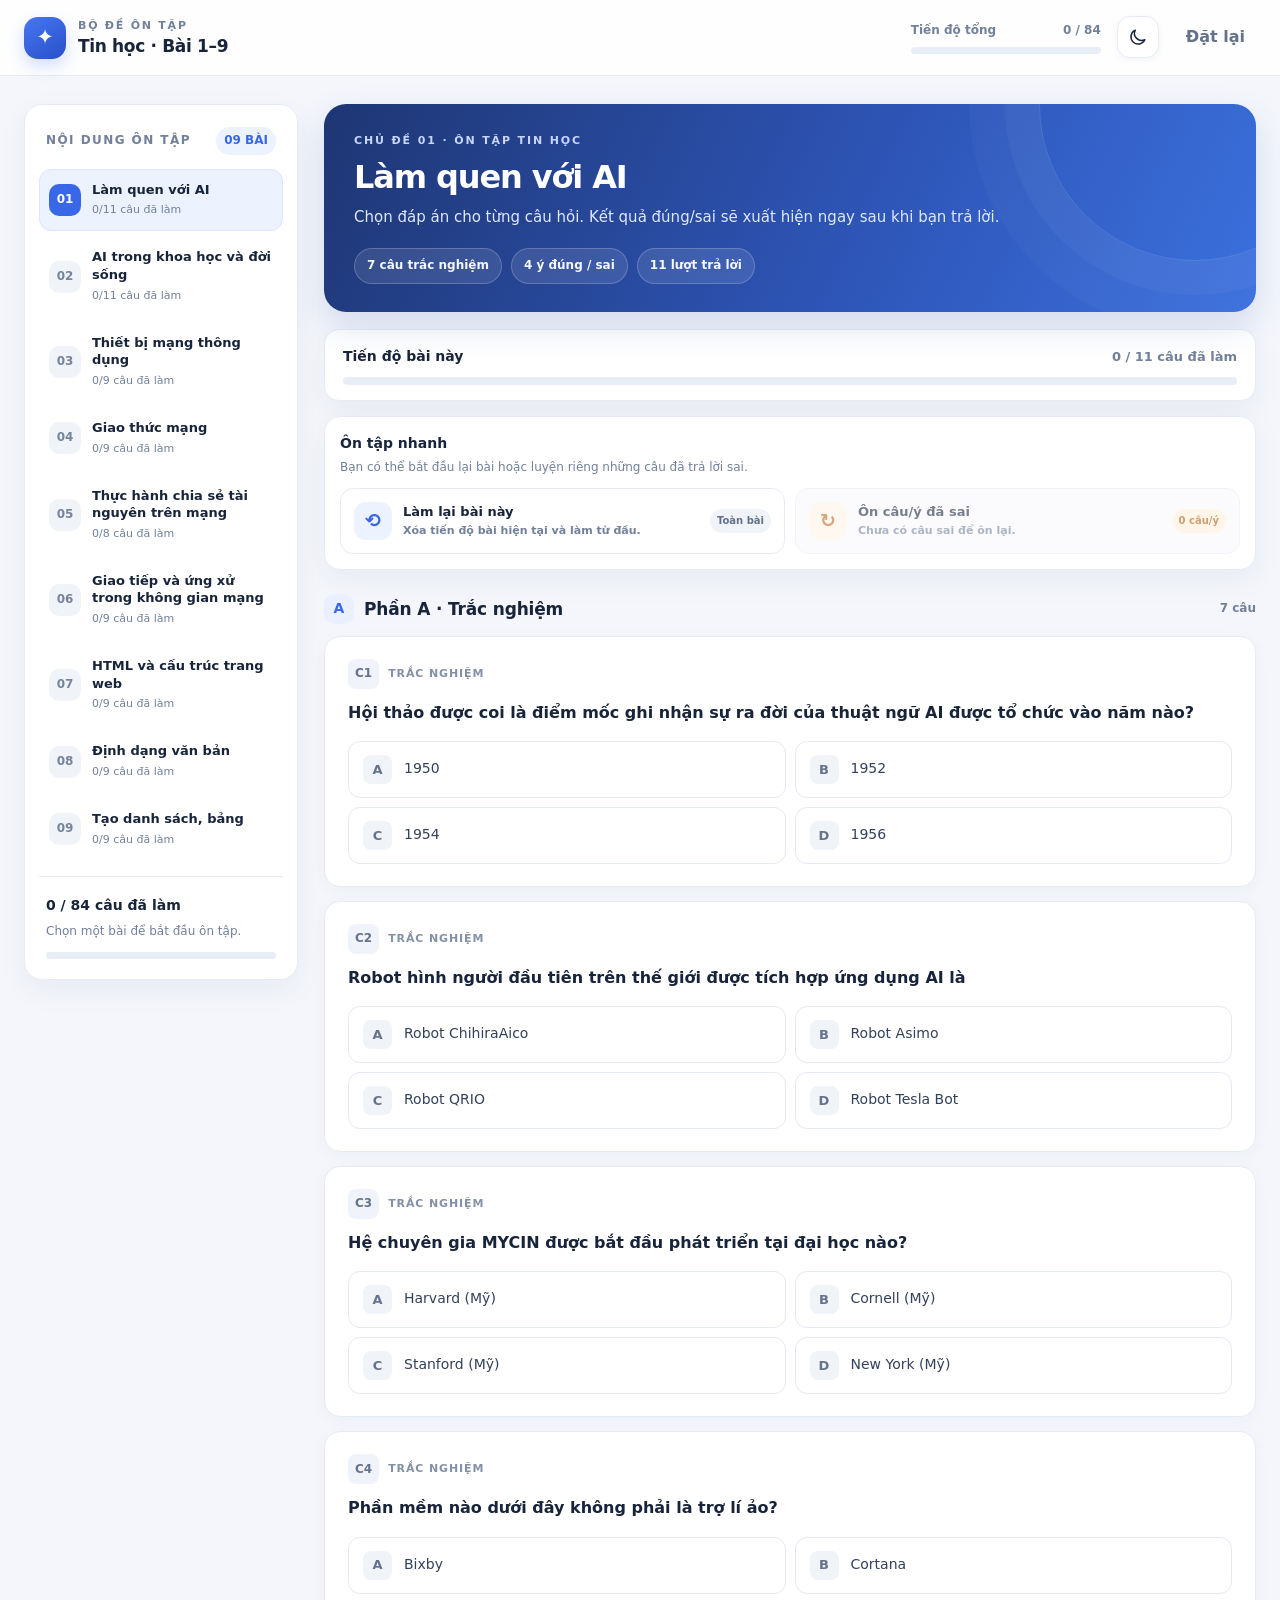
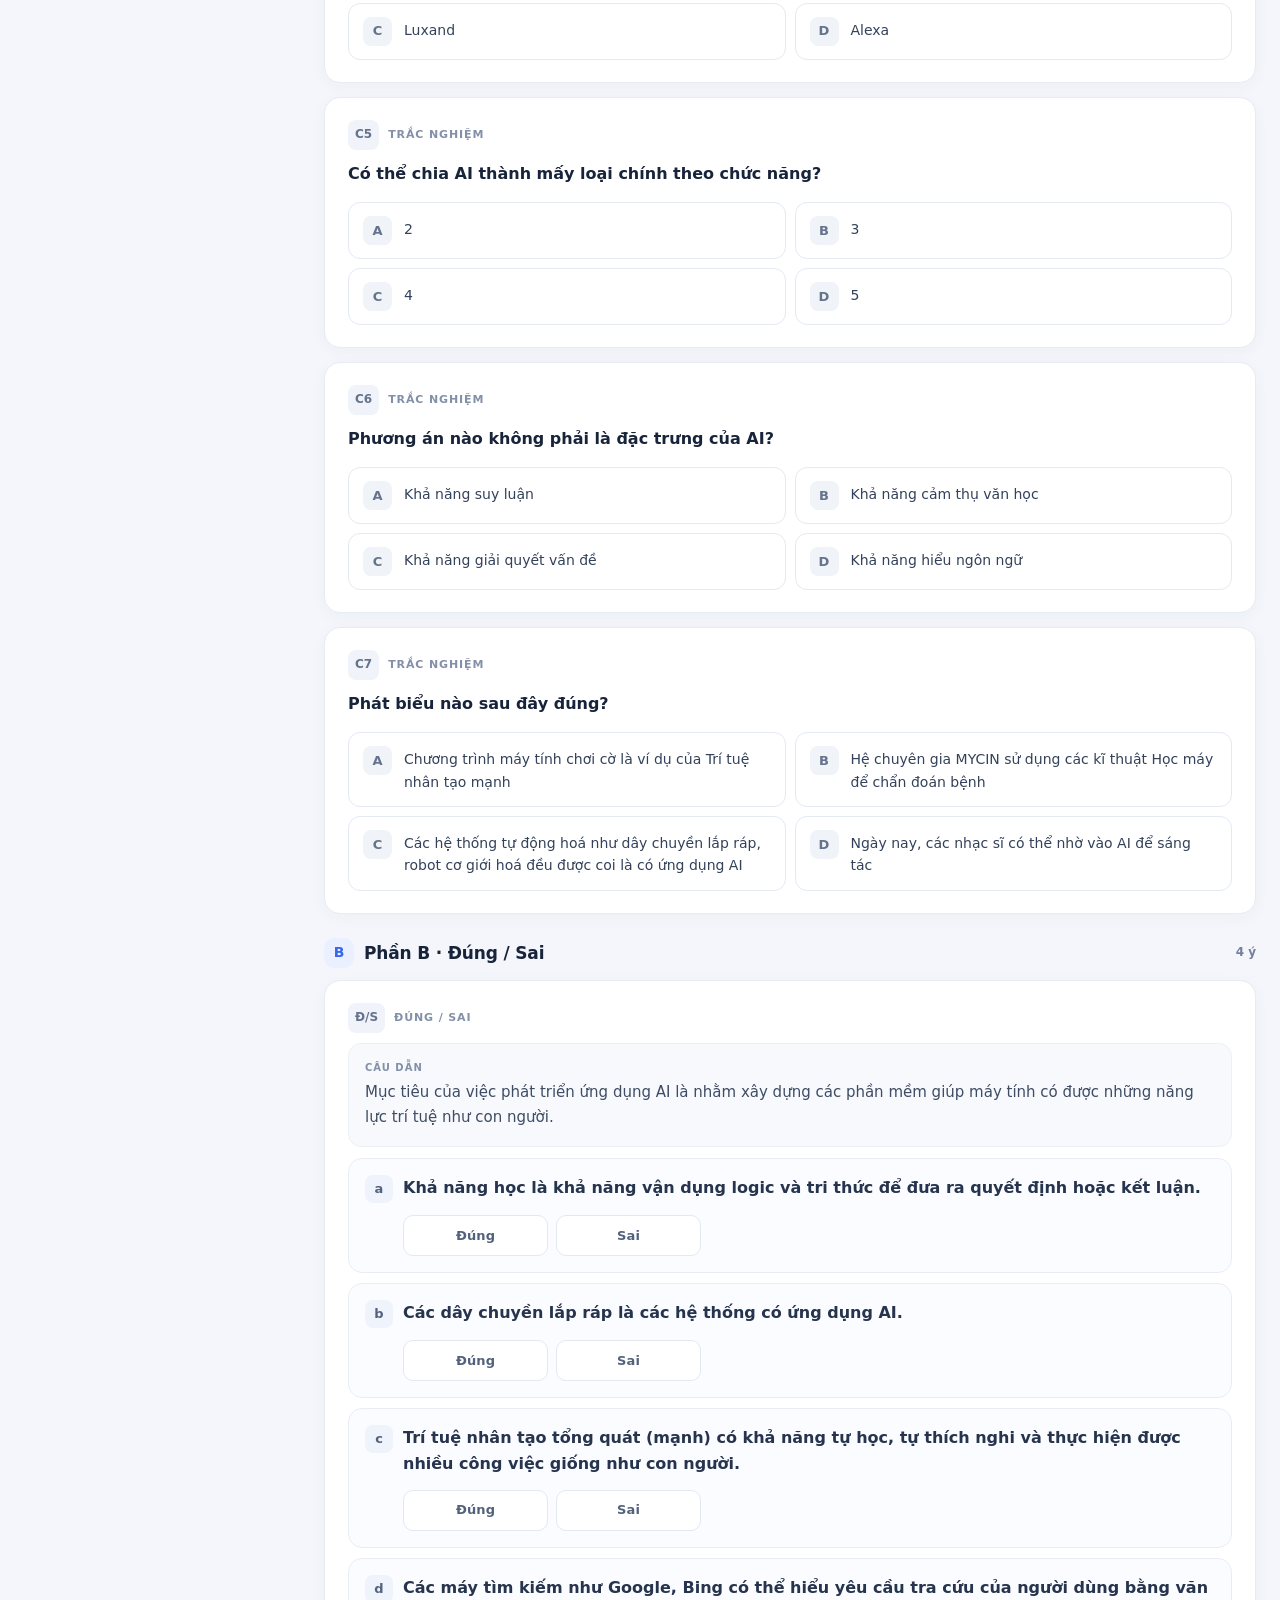
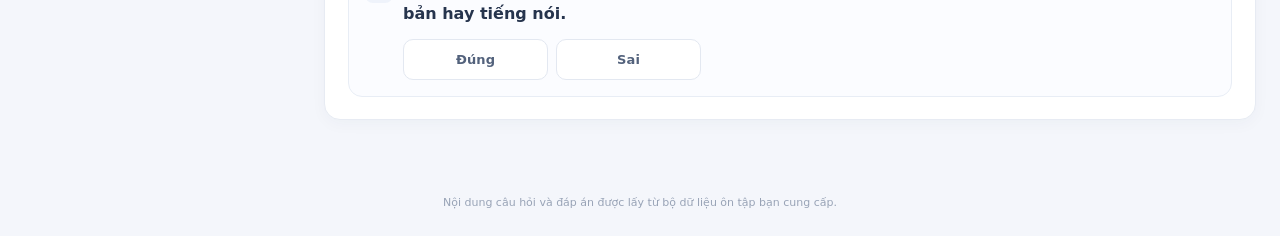
<file: index.html>
<!DOCTYPE html>
<html lang="vi" data-theme="light">
<head>
<meta charset="UTF-8">
<meta name="viewport" content="width=device-width, initial-scale=1.0">
<meta name="theme-color" content="#f5f7fb">
<title>Ôn tập Tin học · Bài 1–9</title>
<style>
:root{
  --bg:#f4f6fb;--surface:#fff;--surface-soft:#f8faff;--ink:#18243a;--muted:#728099;
  --line:#e7ebf3;--blue:#3867e8;--blue-soft:#edf2ff;--green:#168653;--green-bg:#e9f8f0;
  --red:#d84952;--red-bg:#fff0f1;--shadow:0 10px 30px rgba(30,48,86,.06);--radius:18px;
}
*{box-sizing:border-box}
html{scroll-behavior:smooth}
body{margin:0;background:var(--bg);color:var(--ink);font-family:Inter,ui-sans-serif,system-ui,-apple-system,"Segoe UI",Roboto,Arial,sans-serif;font-size:15px;line-height:1.55}
button{font:inherit}
.app{min-height:100vh}
.topbar{height:76px;background:rgba(255,255,255,.88);border-bottom:1px solid var(--line);display:flex;align-items:center;justify-content:space-between;padding:0 max(24px,calc((100vw - 1450px)/2));position:sticky;top:0;z-index:20;backdrop-filter:blur(14px)}
.brand{display:flex;align-items:center;gap:12px;min-width:0}
.brand-mark{width:42px;height:42px;border-radius:14px;background:linear-gradient(145deg,#4777f1,#284fca);display:grid;place-items:center;color:#fff;font-size:21px;box-shadow:0 7px 16px rgba(56,103,232,.22)}
.brand-text{display:flex;flex-direction:column;line-height:1.2}.brand-kicker{color:var(--muted);font-size:10px;font-weight:800;letter-spacing:.16em;text-transform:uppercase}.brand-name{font-size:16px;font-weight:800;letter-spacing:-.02em;margin-top:4px}
.top-right{display:flex;align-items:center;gap:16px}.overall-wrap{min-width:190px}.overall-label{display:flex;justify-content:space-between;color:var(--muted);font-size:11px;font-weight:700;margin-bottom:6px}.track{height:7px;background:#e9edf5;border-radius:99px;overflow:hidden}.track>span{display:block;height:100%;width:0;background:linear-gradient(90deg,#4777f1,#31b98a);border-radius:inherit;transition:width .25s}
.text-button{border:0;background:transparent;color:#65728b;font-weight:700;padding:9px 11px;border-radius:10px;cursor:pointer}.text-button:hover{background:#f1f4fa;color:var(--ink)}
.layout{max-width:1450px;margin:0 auto;padding:28px 24px 60px;display:grid;grid-template-columns:274px minmax(0,1fr);gap:26px;align-items:start}
.sidebar{position:sticky;top:100px;background:var(--surface);border:1px solid var(--line);border-radius:var(--radius);padding:18px 14px;box-shadow:var(--shadow)}
.side-heading{display:flex;justify-content:space-between;align-items:center;padding:4px 7px 14px}.side-title{font-size:11px;letter-spacing:.12em;color:var(--muted);font-weight:800}.side-count{font-size:11px;color:var(--blue);background:var(--blue-soft);padding:4px 8px;border-radius:99px;font-weight:800}
.lesson-list{display:grid;gap:5px}.lesson-link{display:flex;align-items:center;gap:11px;width:100%;border:1px solid transparent;background:transparent;text-align:left;padding:10px 9px;border-radius:12px;cursor:pointer;color:var(--ink);transition:.15s}
.lesson-link:hover{background:#f7f9fd}.lesson-link.active{background:var(--blue-soft);border-color:#dce5ff}.lesson-num{width:32px;height:32px;flex:0 0 32px;border-radius:10px;background:#f0f3f8;color:#77849c;display:grid;place-items:center;font-size:12px;font-weight:800}.lesson-link.active .lesson-num{background:var(--blue);color:#fff}.lesson-copy{min-width:0;flex:1}.lesson-name{display:block;font-size:12px;font-weight:750;line-height:1.35}.lesson-meta{display:block;color:var(--muted);font-size:10px;margin-top:3px}.lesson-tick{font-size:13px;color:var(--green);font-weight:900}
.side-bottom{border-top:1px solid var(--line);margin-top:15px;padding:15px 7px 2px}.side-bottom strong{font-size:13px}.side-bottom p{margin:4px 0 10px;color:var(--muted);font-size:11px}
.main{min-width:0}.mobile-lessons{display:none}
.hero{border-radius:22px;padding:28px 30px;background:linear-gradient(115deg,#1e3673 0%,#2e55b7 58%,#3b70dd 100%);color:white;position:relative;overflow:hidden;box-shadow:0 14px 34px rgba(39,76,166,.16)}
.hero:after{content:"";position:absolute;width:310px;height:310px;right:-95px;top:-155px;border:1px solid rgba(255,255,255,.13);border-radius:50%;box-shadow:0 0 0 34px rgba(255,255,255,.035),0 0 0 70px rgba(255,255,255,.025)}
.hero-content{position:relative;z-index:1;max-width:760px}.hero-eyebrow{font-size:10px;letter-spacing:.17em;text-transform:uppercase;font-weight:850;color:#c7d6ff}.hero h1{font-size:clamp(23px,3vw,32px);line-height:1.22;letter-spacing:-.035em;margin:8px 0 8px}.hero p{margin:0;color:#e0e8ff;font-size:13px;max-width:650px}.hero-stats{display:flex;gap:9px;flex-wrap:wrap;margin-top:18px}.hero-pill{border:1px solid rgba(255,255,255,.2);background:rgba(255,255,255,.1);border-radius:99px;padding:6px 11px;font-size:11px;font-weight:700;color:#f4f7ff}
.progress-card{background:var(--surface);border:1px solid var(--line);border-radius:15px;padding:15px 18px;margin:17px 0 22px;box-shadow:var(--shadow)}.progress-top{display:flex;align-items:center;justify-content:space-between;gap:12px;margin-bottom:9px}.progress-top strong{font-size:12px}.progress-detail{font-size:11px;color:var(--muted);font-weight:700}.progress-card .track{height:8px}
.section-heading{display:flex;align-items:center;gap:10px;margin:24px 0 12px}.section-icon{width:30px;height:30px;border-radius:10px;background:#eaf0ff;color:var(--blue);display:grid;place-items:center;font-size:14px;font-weight:900}.section-heading h2{font-size:15px;margin:0;letter-spacing:-.01em}.section-heading span{font-size:11px;color:var(--muted);margin-left:auto;font-weight:650}
.question-card{background:var(--surface);border:1px solid var(--line);border-radius:16px;padding:19px 20px;margin-bottom:12px;box-shadow:0 4px 16px rgba(30,48,86,.035);scroll-margin-top:100px}.q-top{display:flex;align-items:center;gap:9px;margin-bottom:10px}.q-number{height:27px;min-width:27px;padding:0 7px;border-radius:8px;background:#f0f3f9;color:#64738e;display:grid;place-items:center;font-size:11px;font-weight:850}.q-type{font-size:10px;color:#8390a7;font-weight:800;letter-spacing:.08em;text-transform:uppercase}.q-prompt{font-size:14px;line-height:1.65;font-weight:700;margin:0 0 13px;white-space:pre-wrap;overflow-wrap:anywhere}.q-context{font-size:12px;color:#66748c;background:#f7f9fd;padding:11px 13px;border-radius:11px;margin:0 0 12px;white-space:pre-wrap;overflow-wrap:anywhere}
.options{display:grid;grid-template-columns:repeat(2,minmax(0,1fr));gap:9px}.option{display:flex;align-items:flex-start;gap:10px;min-height:48px;text-align:left;width:100%;padding:11px 12px;border:1px solid #e4e9f2;border-radius:12px;background:#fff;color:#33415a;cursor:pointer;transition:border-color .15s,background .15s,transform .15s}.option:hover:not(:disabled){border-color:#9fb6fa;background:#f8faff;transform:translateY(-1px)}.option:disabled{cursor:default;opacity:1}.option-letter{width:25px;height:25px;flex:0 0 25px;border-radius:8px;background:#f0f3f8;color:#65738c;display:grid;place-items:center;font-size:11px;font-weight:850}.option-text{font-size:12px;line-height:1.5;padding-top:2px;overflow-wrap:anywhere}.option.correct{border-color:#8bd3ad;background:var(--green-bg);color:#116b43}.option.correct .option-letter{background:#c9efd9;color:#116b43}.option.wrong{border-color:#f0a1a5;background:var(--red-bg);color:#b52e39}.option.wrong .option-letter{background:#ffd9dc;color:#b52e39}
.answer-note{display:flex;align-items:flex-start;gap:8px;margin-top:12px;padding:10px 12px;border-radius:11px;font-size:12px;line-height:1.5}.answer-note.good{background:var(--green-bg);color:#116b43}.answer-note.bad{background:var(--red-bg);color:#b52e39}.answer-icon{font-weight:900;font-size:14px;line-height:1.3}
.tf-intro{background:#f7f9fd;border:1px solid #edf0f6;border-radius:13px;padding:13px 14px;margin:0 0 11px;color:#3e4c64;font-size:12px;line-height:1.6}.tf-intro strong{display:block;color:#8290a8;font-size:9px;letter-spacing:.1em;text-transform:uppercase;margin-bottom:4px}.tf-row{padding:14px 0;border-top:1px solid #eef1f6}.tf-row:first-of-type{border-top:0}.tf-row-top{display:flex;gap:9px;align-items:flex-start}.tf-letter{width:24px;height:24px;flex:0 0 24px;display:grid;place-items:center;border-radius:8px;background:#eff3fb;color:#53627d;font-size:11px;font-weight:850}.tf-statement{font-size:12px;line-height:1.6;font-weight:650;overflow-wrap:anywhere}.tf-actions{display:flex;gap:8px;margin:11px 0 0 33px}.tf-choice{min-width:100px;padding:8px 15px;border:1px solid #e3e8f1;border-radius:10px;background:#fff;color:#53627c;font-size:11px;font-weight:800;cursor:pointer}.tf-choice:hover:not(:disabled){border-color:#9fb6fa;background:#f8faff}.tf-choice:disabled{cursor:default;opacity:1}.tf-choice.selected-correct{border-color:#8bd3ad;background:var(--green-bg);color:#116b43}.tf-choice.selected-wrong{border-color:#f0a1a5;background:var(--red-bg);color:#b52e39}.tf-choice.correct-answer{border-color:#8bd3ad;background:var(--green-bg);color:#116b43}.tf-note{margin:9px 0 0 33px;font-size:11px;font-weight:700}.tf-note.good{color:var(--green)}.tf-note.bad{color:var(--red)}
.completion{margin-top:19px;background:#fff;border:1px solid var(--line);border-radius:18px;padding:22px;box-shadow:var(--shadow)}.completion-top{display:flex;align-items:center;gap:13px}.completion-mark{width:43px;height:43px;border-radius:14px;background:#e8f8ef;color:var(--green);display:grid;place-items:center;font-size:21px;font-weight:900}.completion h3{margin:0;font-size:17px}.completion p{margin:3px 0 0;color:var(--muted);font-size:12px}.score-row{display:flex;gap:10px;flex-wrap:wrap;margin:16px 0}.score-chip{padding:8px 11px;background:#f5f7fb;border-radius:10px;font-size:11px;color:#586780;font-weight:750}.score-chip strong{color:var(--ink);margin-right:4px}.actions{display:flex;gap:9px;flex-wrap:wrap;margin-top:14px}.btn{display:inline-flex;align-items:center;justify-content:center;gap:8px;border:1px solid transparent;border-radius:11px;padding:10px 15px;font-size:12px;font-weight:800;cursor:pointer;transition:.15s}.btn-primary{background:var(--blue);color:#fff;box-shadow:0 5px 12px rgba(56,103,232,.18)}.btn-primary:hover{background:#2e59d5;transform:translateY(-1px)}.btn-secondary{background:#f2f5fa;color:#4b5a74;border-color:#e8edf5}.btn-secondary:hover{background:#e9eef7}.btn-quiet{background:#fff;border-color:#e5eaf2;color:#66738b}.btn:disabled{opacity:.45;cursor:not-allowed}
.empty-state{background:#fff;border:1px dashed #cfd8e8;border-radius:16px;padding:22px;text-align:center;color:var(--muted);font-size:13px}.empty-state strong{display:block;color:var(--ink);font-size:15px;margin-bottom:5px}
.footer{text-align:center;color:#98a3b6;font-size:10px;padding:0 15px 24px}
@media(max-width:1050px){.layout{grid-template-columns:238px minmax(0,1fr);gap:18px;padding-left:18px;padding-right:18px}.sidebar{padding:14px 10px}.hero{padding:24px}}
@media(max-width:800px){.topbar{height:66px;padding:0 16px}.overall-wrap{min-width:130px}.top-right{gap:7px}.layout{display:block;padding:17px 15px 42px}.sidebar{display:none}.mobile-lessons{display:flex;gap:7px;overflow-x:auto;padding:0 0 13px;margin:0 0 3px;scrollbar-width:thin}.mobile-chip{flex:0 0 auto;border:1px solid var(--line);background:#fff;border-radius:11px;padding:8px 11px;color:#63718a;font-size:11px;font-weight:800;cursor:pointer}.mobile-chip.active{background:var(--blue);border-color:var(--blue);color:white}.hero{padding:22px 21px;border-radius:18px}.hero:after{right:-160px}.progress-card{margin:13px 0 17px}.question-card{padding:16px}.section-heading{margin-top:21px}}
@media(max-width:560px){.brand-mark{width:37px;height:37px;border-radius:12px}.brand-kicker{font-size:8px}.brand-name{font-size:13px}.overall-wrap{min-width:95px}.overall-label{font-size:9px}.text-button{font-size:10px;padding:7px}.top-right{gap:2px}.layout{padding:13px 11px 34px}.hero{padding:20px 17px}.hero h1{font-size:23px}.hero p{font-size:12px}.hero-pill{font-size:10px}.progress-card{padding:13px}.progress-top strong{font-size:11px}.progress-detail{font-size:10px}.options{grid-template-columns:1fr;gap:7px}.option{min-height:45px;padding:10px}.option-text{font-size:12px}.question-card{padding:14px 13px;border-radius:14px}.q-prompt{font-size:13px}.tf-actions{margin-left:0}.tf-note{margin-left:0}.tf-choice{flex:1;min-width:0}.completion{padding:17px}.actions .btn{flex:1 1 100%}.section-heading span{font-size:10px}}
@media(prefers-reduced-motion:reduce){*,*::before,*::after{scroll-behavior:auto!important;transition:none!important}}

/* Typography + touch improvements */
body{font-size:16px;line-height:1.65}
.brand-kicker{font-size:11px}.brand-name{font-size:17px}
.overall-label{font-size:12px}
.side-title{font-size:12px}.side-count{font-size:12px}
.lesson-link{padding:11px 9px}.lesson-name{font-size:13px}.lesson-meta{font-size:11px}
.side-bottom strong{font-size:14px}.side-bottom p{font-size:12px}
.hero-eyebrow{font-size:11px}.hero p{font-size:15px}.hero-pill{font-size:12px;padding:7px 12px}
.progress-top strong{font-size:14px}.progress-detail{font-size:13px}
.section-heading h2{font-size:17px}.section-heading span{font-size:12px}
.question-card{padding:22px 23px;margin-bottom:14px}
.q-number{font-size:12px;min-width:30px;height:30px}.q-type{font-size:11px}
.q-prompt{font-size:16px;line-height:1.7;margin-bottom:15px}
.q-context{font-size:14px;line-height:1.7}
.option{min-height:54px;padding:13px 14px;gap:12px}
.option-letter{width:29px;height:29px;flex-basis:29px;font-size:13px}
.option-text{font-size:14px;line-height:1.6}
.answer-note{font-size:14px;padding:12px 14px}
.tf-intro{font-size:14px;line-height:1.7;padding:15px 16px}
.tf-intro strong{font-size:10px}
.tf-row{padding:16px 0}
.tf-letter{width:28px;height:28px;flex-basis:28px;font-size:13px}
.tf-statement{font-size:14px;line-height:1.7}
.tf-actions{gap:10px;margin-left:37px}
.tf-choice{min-width:112px;min-height:44px;padding:10px 17px;font-size:13px}
.tf-note{margin:10px 0 0 37px;font-size:13px}
.completion{padding:25px}.completion h3{font-size:19px}.completion p{font-size:14px}
.score-chip{font-size:13px;padding:10px 13px}.btn{min-height:44px;padding:11px 17px;font-size:13px}
.empty-state{font-size:14px}.empty-state strong{font-size:16px}
.footer{font-size:11px}
@media(max-width:800px){
  .topbar{height:auto;min-height:66px;padding:10px 16px;gap:12px;flex-wrap:wrap}
  .top-right{gap:9px;flex:1;justify-content:flex-end;min-width:170px}
  .overall-wrap{min-width:112px}
  .overall-label{font-size:11px}
  .text-button{font-size:12px;padding:9px 11px;min-height:40px}
  .layout{padding:18px 16px 44px}
  .mobile-lessons{gap:8px;padding:2px 0 14px;margin-bottom:5px}
  .mobile-chip{font-size:13px;padding:10px 14px;min-height:42px}
  .hero{padding:24px 23px}
  .hero h1{font-size:clamp(24px,4vw,30px)}
  .hero p{font-size:15px}
  .hero-pill{font-size:12px}
  .progress-card{padding:16px 18px}
  .question-card{padding:20px}
  .q-prompt{font-size:16px}
  .options{grid-template-columns:repeat(2,minmax(0,1fr))}
  .option-text{font-size:14px}
  .tf-statement,.tf-intro{font-size:14px}
}
@media(max-width:560px){
  body{font-size:16px;line-height:1.65}
  .topbar{padding:9px 12px;gap:8px}
  .brand{gap:9px}
  .brand-mark{width:39px;height:39px;border-radius:12px;font-size:20px}
  .brand-kicker{font-size:9px;letter-spacing:.12em}
  .brand-name{font-size:14px}
  .top-right{gap:5px;min-width:155px}
  .overall-wrap{min-width:98px}
  .overall-label{font-size:10px;margin-bottom:5px}
  .text-button{font-size:11px;padding:8px 9px;min-height:40px}
  .layout{padding:13px 12px 34px}
  .mobile-lessons{gap:7px;padding-bottom:12px}
  .mobile-chip{font-size:13px;padding:10px 13px;min-height:44px;border-radius:12px}
  .hero{padding:21px 18px;border-radius:17px}
  .hero-eyebrow{font-size:10px}
  .hero h1{font-size:24px;line-height:1.25;margin:9px 0}
  .hero p{font-size:15px;line-height:1.6}
  .hero-stats{gap:7px;margin-top:15px}
  .hero-pill{font-size:11px;padding:7px 10px}
  .progress-card{padding:14px 14px;margin:13px 0 18px}
  .progress-top{align-items:flex-start;flex-direction:column;gap:3px;margin-bottom:9px}
  .progress-top strong{font-size:14px}
  .progress-detail{font-size:12px}
  .section-heading{gap:9px;margin:21px 0 12px}
  .section-icon{width:32px;height:32px;font-size:15px}
  .section-heading h2{font-size:16px}
  .section-heading span{font-size:11px}
  .question-card{padding:17px 15px;border-radius:15px;margin-bottom:12px}
  .q-top{gap:8px;margin-bottom:11px}
  .q-number{height:29px;min-width:29px;font-size:12px}
  .q-type{font-size:10px}
  .q-prompt{font-size:16px;line-height:1.7;margin-bottom:14px}
  .q-context{font-size:14px;line-height:1.7;padding:12px}
  .options{grid-template-columns:1fr;gap:9px}
  .option{min-height:54px;padding:12px 12px;gap:10px;border-radius:12px}
  .option-letter{width:29px;height:29px;flex-basis:29px;font-size:13px}
  .option-text{font-size:15px;line-height:1.55;padding-top:3px}
  .answer-note{font-size:14px;line-height:1.6;padding:12px;margin-top:12px}
  .tf-intro{font-size:14px;line-height:1.7;padding:13px}
  .tf-row{padding:15px 0}
  .tf-row-top{gap:9px}
  .tf-letter{width:28px;height:28px;flex-basis:28px;font-size:13px}
  .tf-statement{font-size:15px;line-height:1.7}
  .tf-actions{margin:12px 0 0 0;gap:9px}
  .tf-choice{flex:1;min-width:0;min-height:46px;padding:10px 12px;font-size:14px}
  .tf-note{margin:10px 0 0;font-size:13px;line-height:1.5}
  .completion{padding:17px}
  .completion h3{font-size:17px}
  .completion p{font-size:13px;line-height:1.6}
  .score-chip{font-size:12px}
  .actions{gap:8px}
  .actions .btn{flex:1 1 100%;min-height:46px;font-size:13px}
  .footer{font-size:10px;line-height:1.6}
}
@media(max-width:370px){
  .brand-kicker{display:none}
  .brand-name{font-size:13px}
  .overall-wrap{min-width:88px}
  .overall-label{font-size:9px}
  .top-right{min-width:145px}
  .layout{padding-left:10px;padding-right:10px}
  .hero{padding:19px 15px}
  .hero h1{font-size:22px}
}


/* Refined true/false rows and clearer review actions */
.tf-intro{font-size:15px;line-height:1.7}
.tf-row{position:relative;background:#fbfcff;border:1px solid #e8edf5;border-radius:14px;padding:16px 16px;margin-top:10px;border-top:1px solid #e8edf5}
.tf-row:first-of-type{margin-top:0}
.tf-row-top{gap:10px}
.tf-statement{font-size:16px;line-height:1.65;font-weight:600;color:#26344d}
.tf-actions{display:grid;grid-template-columns:repeat(2,minmax(0,145px));gap:8px;margin:12px 0 0 38px}
.tf-choice{min-width:0;min-height:41px;padding:8px 12px;border-radius:10px;font-size:13px;font-weight:750;letter-spacing:.01em}
.tf-note{display:inline-flex;align-items:center;gap:6px;margin:10px 0 0 38px;padding:6px 10px;border-radius:9px;font-size:13px;line-height:1.45;font-weight:750}
.tf-note.good{background:#e9f8f0;color:#137348}
.tf-note.bad{background:#fff0f1;color:#b8323d}
.study-tools{background:#fff;border:1px solid var(--line);border-radius:16px;padding:15px;margin:-7px 0 20px;box-shadow:var(--shadow)}
.study-tools-head{display:flex;align-items:flex-start;justify-content:space-between;gap:12px;margin-bottom:12px}
.study-tools-title{font-size:14px;font-weight:850;color:var(--ink);margin:0}
.study-tools-caption{font-size:12px;color:var(--muted);line-height:1.5;margin:3px 0 0}
.study-tools-grid{display:grid;grid-template-columns:repeat(2,minmax(0,1fr));gap:10px}
.study-action{display:flex;align-items:center;gap:11px;min-width:0;width:100%;text-align:left;padding:13px;border:1px solid #e7ebf3;border-radius:13px;background:#fff;color:var(--ink);cursor:pointer;transition:transform .15s,border-color .15s,background .15s}
.study-action:hover:not(:disabled){transform:translateY(-1px);border-color:#b9c9f7;background:#f9fbff}
.study-action:disabled{cursor:not-allowed;opacity:.58;background:#f8f9fc}
.study-action-icon{width:38px;height:38px;flex:0 0 38px;display:grid;place-items:center;border-radius:12px;background:#edf2ff;color:var(--blue);font-size:19px;font-weight:850}
.study-action.review .study-action-icon{background:#fff3e6;color:#b86a16}
.study-action-copy{display:flex;flex-direction:column;gap:3px;min-width:0;flex:1}
.study-action-copy strong{font-size:13px;font-weight:850;line-height:1.35}
.study-action-copy small{font-size:11px;color:var(--muted);line-height:1.45;font-weight:550}
.study-action-count{flex:0 0 auto;padding:4px 7px;border-radius:99px;background:#f0f3f8;color:#63718a;font-size:10px;font-weight:850;white-space:nowrap}
.study-action.review .study-action-count{background:#fff0da;color:#a85c0b}
.retry-toolbar{display:flex;align-items:center;gap:9px;flex-wrap:wrap;margin:0 0 14px}
.retry-toolbar .btn{min-height:42px}
.completion{padding:23px}
.completion-actions-title{font-size:10px;letter-spacing:.12em;font-weight:850;color:#8995a9;margin:17px 0 9px}
.completion-actions{display:grid;grid-template-columns:repeat(2,minmax(0,1fr));gap:10px;margin-top:10px}
.review-tile{display:flex;align-items:center;gap:11px;min-width:0;width:100%;padding:13px;text-align:left;border:1px solid #e6ebf3;border-radius:13px;background:#fff;color:var(--ink);cursor:pointer;transition:.15s}
.review-tile:hover{border-color:#b9c9f7;background:#f9fbff;transform:translateY(-1px)}
.review-tile.primary{border-color:#d7e2ff;background:#f5f8ff}
.review-tile-icon{width:36px;height:36px;display:grid;place-items:center;flex:0 0 36px;border-radius:11px;background:#eaf0ff;color:var(--blue);font-size:18px;font-weight:850}
.review-tile.primary .review-tile-icon{background:#dfe8ff}
.review-tile.secondary .review-tile-icon{background:#f0f3f8;color:#66758d}
.review-tile-copy{display:flex;flex-direction:column;gap:3px;min-width:0}
.review-tile-copy strong{font-size:13px;line-height:1.35;font-weight:850}
.review-tile-copy small{font-size:11px;line-height:1.4;color:var(--muted)}
.completion-next{margin-top:10px}
@media(max-width:800px){
 .study-tools{margin-top:-5px;padding:14px}
 .study-tools-title{font-size:15px}
 .study-action{padding:12px}
 .tf-statement{font-size:16px}
}
@media(max-width:560px){
 .study-tools{padding:12px;margin-bottom:17px}
 .study-tools-head{margin-bottom:10px}
 .study-tools-grid,.completion-actions{grid-template-columns:1fr;gap:8px}
 .study-action{min-height:68px;padding:11px}
 .study-action-icon{width:36px;height:36px;flex-basis:36px}
 .study-action-copy strong{font-size:13px}
 .study-action-copy small{font-size:11px}
 .tf-row{padding:14px 12px;margin-top:9px}
 .tf-statement{font-size:16px;line-height:1.68}
 .tf-actions{grid-template-columns:repeat(2,minmax(0,1fr));margin:11px 0 0 38px;gap:8px}
 .tf-choice{min-height:40px;font-size:13px;padding:8px 9px}
 .tf-note{margin:9px 0 0 38px;font-size:12px}
 .retry-toolbar{display:grid;grid-template-columns:1fr 1fr;gap:8px}
 .retry-toolbar .btn{padding:10px 9px;font-size:12px}
 .completion{padding:17px}
 .review-tile{padding:12px}
}
@media(max-width:380px){
 .tf-row-top{gap:8px}
 .tf-actions,.tf-note{margin-left:36px}
 .tf-statement{font-size:15.5px}
}


/* Formatted sample sentence in the Titanic question prompt */
.titanic-prompt{line-height:1.75}
.titanic-target-sentence{display:block;margin-top:9px;padding:13px 15px;border:1px solid #e5eaf2;border-radius:10px;background:#f7f9fc;color:#26344d;font-size:1.04em;line-height:1.8}
.titanic-target-sentence em{font-style:italic}
.titanic-target-sentence strong{font-weight:750}
@media(max-width:560px){.titanic-target-sentence{padding:11px 12px;font-size:1em;line-height:1.75}}


/* Dark / light appearance switch */
.theme-toggle{
  width:42px;height:42px;flex:0 0 42px;display:grid;place-items:center;
  border:1px solid var(--line);border-radius:13px;background:var(--surface);
  color:var(--ink);cursor:pointer;transition:background .18s,border-color .18s,transform .18s,box-shadow .18s;
  box-shadow:0 2px 7px rgba(20,35,65,.05)
}
.theme-toggle:hover{transform:translateY(-1px);border-color:var(--blue);background:var(--blue-soft);box-shadow:0 5px 14px rgba(35,65,120,.10)}
.theme-toggle:focus-visible{outline:3px solid color-mix(in srgb,var(--blue) 38%,transparent);outline-offset:2px}
.theme-icon{width:20px;height:20px;fill:none;stroke:currentColor;stroke-width:1.8;stroke-linecap:round;stroke-linejoin:round}
html[data-theme="light"] .icon-sun{display:none}
html[data-theme="dark"] .icon-moon{display:none}

html[data-theme="dark"]{
  color-scheme:dark;
  --bg:#0b1220;--surface:#121c2d;--surface-soft:#17243a;--ink:#e8eef9;--muted:#9aa9c1;
  --line:#29384f;--blue:#89a6ff;--blue-soft:#1d2d50;--green:#59d99d;--green-bg:#123b2d;
  --red:#ff858d;--red-bg:#44232c;--shadow:0 12px 32px rgba(0,0,0,.24)
}
html[data-theme="dark"] body{background:var(--bg);color:var(--ink)}
html[data-theme="dark"] .topbar{background:rgba(13,21,35,.88);border-color:var(--line)}
html[data-theme="dark"] .track{background:#29364c}
html[data-theme="dark"] .text-button{color:#b0bdd1}
html[data-theme="dark"] .text-button:hover{background:#202d43;color:var(--ink)}
html[data-theme="dark"] .lesson-link:hover{background:#19263b}
html[data-theme="dark"] .lesson-link.active{background:var(--blue-soft);border-color:#344b79}
html[data-theme="dark"] .lesson-num{background:#243149;color:#a8b5ca}
html[data-theme="dark"] .mobile-chip{background:var(--surface);color:#b4c1d5;border-color:var(--line)}
html[data-theme="dark"] .mobile-chip.active{background:#426be0;border-color:#426be0;color:#fff}
html[data-theme="dark"] .section-icon{background:#1d2d50;color:#a9bdff}
html[data-theme="dark"] .question-card{box-shadow:0 4px 18px rgba(0,0,0,.16)}
html[data-theme="dark"] .q-number{background:#26344b;color:#c0cce0}
html[data-theme="dark"] .q-type{color:#a0aec4}
html[data-theme="dark"] .q-context{background:#19263a;color:#bdc9dc}
html[data-theme="dark"] .option{background:#172338;border-color:#34435c;color:#dce5f3}
html[data-theme="dark"] .option:hover:not(:disabled){background:#1e2d46;border-color:#718edb}
html[data-theme="dark"] .option-letter{background:#293850;color:#c0cce0}
html[data-theme="dark"] .option.correct,
html[data-theme="dark"] .tf-choice.selected-correct,
html[data-theme="dark"] .tf-choice.correct-answer{background:#153d30;border-color:#3e9e72;color:#9af0c1}
html[data-theme="dark"] .option.correct .option-letter{background:#246448;color:#c2f7d9}
html[data-theme="dark"] .option.wrong,
html[data-theme="dark"] .tf-choice.selected-wrong{background:#49262e;border-color:#ba5964;color:#ffb5ba}
html[data-theme="dark"] .option.wrong .option-letter{background:#713640;color:#ffd9dc}
html[data-theme="dark"] .answer-note.good{background:#153d30;color:#9af0c1}
html[data-theme="dark"] .answer-note.bad{background:#49262e;color:#ffb5ba}
html[data-theme="dark"] .tf-intro{background:#19263a;border-color:#2d3d56;color:#d0daea}
html[data-theme="dark"] .tf-intro strong{color:#9eacc2}
html[data-theme="dark"] .tf-row{background:#141f31;border-color:#2b3a51}
html[data-theme="dark"] .tf-statement{color:#dce5f3}
html[data-theme="dark"] .tf-letter{background:#293850;color:#c5d1e4}
html[data-theme="dark"] .tf-choice{background:#1a273b;border-color:#34435c;color:#d1dced}
html[data-theme="dark"] .tf-choice:hover:not(:disabled){background:#24344d;border-color:#718edb}
html[data-theme="dark"] .tf-note.good{background:#153d30;color:#9af0c1}
html[data-theme="dark"] .tf-note.bad{background:#49262e;color:#ffb5ba}
html[data-theme="dark"] .completion{background:var(--surface);border-color:var(--line)}
html[data-theme="dark"] .completion-mark{background:#153d30;color:#83e4b1}
html[data-theme="dark"] .score-chip{background:#1d2a40;color:#becadd}
html[data-theme="dark"] .score-chip strong{color:var(--ink)}
html[data-theme="dark"] .btn-secondary{background:#202d43;color:#d0daea;border-color:#34435a}
html[data-theme="dark"] .btn-secondary:hover{background:#293952}
html[data-theme="dark"] .btn-quiet{background:#172338;border-color:#34435a;color:#c2cee0}
html[data-theme="dark"] .empty-state{background:var(--surface);border-color:#42516a;color:var(--muted)}
html[data-theme="dark"] .empty-state strong{color:var(--ink)}
html[data-theme="dark"] .footer{color:#8190a8}
html[data-theme="dark"] .study-tools{background:var(--surface);border-color:var(--line)}
html[data-theme="dark"] .study-action{background:#172338;border-color:#34435a;color:var(--ink)}
html[data-theme="dark"] .study-action:hover:not(:disabled){background:#1e2d46;border-color:#718edb}
html[data-theme="dark"] .study-action:disabled{background:#1a2638}
html[data-theme="dark"] .study-action-icon{background:#26385e;color:#a9bdff}
html[data-theme="dark"] .study-action.review .study-action-icon{background:#49351f;color:#ffc77f}
html[data-theme="dark"] .study-action-count{background:#29364c;color:#c1cde0}
html[data-theme="dark"] .study-action.review .study-action-count{background:#49351f;color:#ffd092}
html[data-theme="dark"] .review-tile{background:#172338;border-color:#34435a;color:var(--ink)}
html[data-theme="dark"] .review-tile:hover{background:#1e2d46;border-color:#718edb}
html[data-theme="dark"] .review-tile.primary{background:#1b2b4c;border-color:#3b5384}
html[data-theme="dark"] .review-tile-icon{background:#26385e;color:#a9bdff}
html[data-theme="dark"] .review-tile.primary .review-tile-icon{background:#304875}
html[data-theme="dark"] .review-tile.secondary .review-tile-icon{background:#29364c;color:#c1cde0}
html[data-theme="dark"] .completion-actions-title{color:#9aa9c1}
html[data-theme="dark"] .titanic-target-sentence{background:#19263a;border-color:#35445c;color:#e4ebf6}
html[data-theme="dark"] .theme-toggle{background:#1a273b;border-color:#34435a;color:#ffd27a;box-shadow:0 2px 8px rgba(0,0,0,.18)}
html[data-theme="dark"] .theme-toggle:hover{background:#263650;border-color:#647dbb}
@media(max-width:560px){.theme-toggle{width:39px;height:39px;flex-basis:39px;border-radius:12px}}

</style>
</head>
<body>
<div class="app">
  <header class="topbar">
    <div class="brand"><div class="brand-mark">✦</div><div class="brand-text"><span class="brand-kicker">BỘ ĐỀ ÔN TẬP</span><span class="brand-name">Tin học · Bài 1–9</span></div></div>
    <div class="top-right">
      <div class="overall-wrap"><div class="overall-label"><span>Tiến độ tổng</span><strong id="overallText">0 / 84</strong></div><div class="track"><span id="overallBar"></span></div></div>
      <button class="theme-toggle" id="themeToggle" type="button" aria-label="Chuyển sang giao diện tối" title="Chuyển sang giao diện tối">
        <svg class="theme-icon icon-moon" viewBox="0 0 24 24" aria-hidden="true" focusable="false"><path d="M20.2 15.3A8.6 8.6 0 0 1 8.7 3.8 8.7 8.7 0 1 0 20.2 15.3Z"/></svg>
        <svg class="theme-icon icon-sun" viewBox="0 0 24 24" aria-hidden="true" focusable="false"><circle cx="12" cy="12" r="4"/><path d="M12 2v2m0 16v2M4.93 4.93l1.42 1.42m11.3 11.3 1.42 1.42M2 12h2m16 0h2M4.93 19.07l1.42-1.42m11.3-11.3 1.42-1.42"/></svg>
      </button>
      <button class="text-button" id="resetAll" type="button" title="Xóa toàn bộ tiến độ">Đặt lại</button>
    </div>
  </header>
  <div class="layout">
    <aside class="sidebar">
      <div class="side-heading"><span class="side-title">NỘI DUNG ÔN TẬP</span><span class="side-count">09 BÀI</span></div>
      <nav class="lesson-list" id="lessonList" aria-label="Chọn bài"></nav>
      <div class="side-bottom"><strong id="sideProgress">0 / 84 câu đã làm</strong><p>Chọn một bài để bắt đầu ôn tập.</p><div class="track"><span id="sideBar"></span></div></div>
    </aside>
    <main class="main">
      <nav class="mobile-lessons" id="mobileLessons" aria-label="Chọn bài"></nav>
      <section class="hero" id="hero"></section>
      <section class="progress-card">
        <div class="progress-top"><strong>Tiến độ bài này</strong><span class="progress-detail" id="lessonProgressText">0 / 11 câu đã làm</span></div>
        <div class="track"><span id="lessonProgressBar"></span></div>
      </section>
      <div id="studyActions" aria-label="Thao tác ôn tập"></div>
      <div id="quizContent"></div>
      <div id="completionArea"></div>
    </main>
  </div>
  <div class="footer">Nội dung câu hỏi và đáp án được lấy từ bộ dữ liệu ôn tập bạn cung cấp.</div>
</div>
<script>
const DATA = {"bai":[{"so":1,"tieu_de":"Làm quen với AI","trac_nghiem":[{"cau":1,"cau_hoi":"Hội thảo được coi là điểm mốc ghi nhận sự ra đời của thuật ngữ AI được tổ chức vào năm nào?","A":"1950","B":"1952","C":"1954","D":"1956","dap_an":"D"},{"cau":2,"cau_hoi":"Robot hình người đầu tiên trên thế giới được tích hợp ứng dụng AI là","A":"Robot ChihiraAico","B":"Robot Asimo","C":"Robot QRIO","D":"Robot Tesla Bot","dap_an":"B"},{"cau":3,"cau_hoi":"Hệ chuyên gia MYCIN được bắt đầu phát triển tại đại học nào?","A":"Harvard (Mỹ)","B":"Cornell (Mỹ)","C":"Stanford (Mỹ)","D":"New York (Mỹ)","dap_an":"C"},{"cau":4,"cau_hoi":"Phần mềm nào dưới đây không phải là trợ lí ảo?","A":"Bixby","B":"Cortana","C":"Luxand","D":"Alexa","dap_an":"C"},{"cau":5,"cau_hoi":"Có thể chia AI thành mấy loại chính theo chức năng?","A":"2","B":"3","C":"4","D":"5","dap_an":"A"},{"cau":6,"cau_hoi":"Phương án nào không phải là đặc trưng của AI?","A":"Khả năng suy luận","B":"Khả năng cảm thụ văn học","C":"Khả năng giải quyết vấn đề","D":"Khả năng hiểu ngôn ngữ","dap_an":"B"},{"cau":7,"cau_hoi":"Phát biểu nào sau đây đúng?","A":"Chương trình máy tính chơi cờ là ví dụ của Trí tuệ nhân tạo mạnh","B":"Hệ chuyên gia MYCIN sử dụng các kĩ thuật Học máy để chẩn đoán bệnh","C":"Các hệ thống tự động hoá như dây chuyền lắp ráp, robot cơ giới hoá đều được coi là có ứng dụng AI","D":"Ngày nay, các nhạc sĩ có thể nhờ vào AI để sáng tác","dap_an":"D"}],"dung_sai":{"cau_dan":"Mục tiêu của việc phát triển ứng dụng AI là nhằm xây dựng các phần mềm giúp máy tính có được những năng lực trí tuệ như con người.","y":[{"y":"a","noi_dung":"Khả năng học là khả năng vận dụng logic và tri thức để đưa ra quyết định hoặc kết luận.","dap_an":"Sai"},{"y":"b","noi_dung":"Các dây chuyền lắp ráp là các hệ thống có ứng dụng AI.","dap_an":"Sai"},{"y":"c","noi_dung":"Trí tuệ nhân tạo tổng quát (mạnh) có khả năng tự học, tự thích nghi và thực hiện được nhiều công việc giống như con người.","dap_an":"Đúng"},{"y":"d","noi_dung":"Các máy tìm kiếm như Google, Bing có thể hiểu yêu cầu tra cứu của người dùng bằng văn bản hay tiếng nói.","dap_an":"Đúng"}]}},{"so":2,"tieu_de":"AI trong khoa học và đời sống","trac_nghiem":[{"cau":1,"cau_hoi":"Phần mềm IBM Watson for Oncology góp phần nâng cao hiệu quả điều trị bệnh gì?","A":"Bệnh ung thư","B":"Bệnh nhiễm trùng huyết","C":"Bệnh tim","D":"Bệnh tiểu đường","dap_an":"A"},{"cau":2,"cau_hoi":"Một thành tựu của xử lí ngôn ngữ tự nhiên và thị giác máy tính là","A":"Hệ thống phân tích dữ liệu","B":"Hệ thống lắp ráp tự động","C":"Hệ thống nhận dạng hình ảnh và video","D":"Hệ thống tưới tiêu tự động","dap_an":"C"},{"cau":3,"cau_hoi":"Sự phát triển của AI mang lại lợi ích như thế nào cho lĩnh vực giáo dục?","A":"Phát triển phương tiện tự lái, quản lí giao thông thông minh, định tuyến phương tiện vận tải","B":"Giúp nông dân tối ưu hoá quy trình chăm sóc vật nuôi và cây trồng","C":"Hỗ trợ tự động hoá cập nhật chứng từ, hoá đơn vào cơ sở dữ liệu của ngân hàng","D":"Phát triển các nền tảng học trực tuyến thông minh, có khả năng theo dõi tiến trình học tập","dap_an":"D"},{"cau":4,"cau_hoi":"Sự kết hợp IoT và AI (AIoT) giúp ích cho các nhà khoa học như thế nào?","A":"Hỗ trợ quyết định đầu tư, phát hiện và ngăn chặn gian lận trong tài chính, ngân hàng","B":"Cải thiện hiệu suất, hiệu quả của các lĩnh vực sản xuất","C":"Giúp giám sát môi trường tự nhiên và theo dõi tình hình biến đổi khí hậu","D":"Phát triển các nền tảng học trực tuyến thông minh","dap_an":"C"},{"cau":5,"cau_hoi":"Tên của một ứng dụng AI giúp xây dựng trải nghiệm giao tiếp tự nhiên là","A":"TensorFlow","B":"Dialogflow","C":"Rainbird","D":"Origami","dap_an":"B"},{"cau":6,"cau_hoi":"ChatGPT được phát triển bởi","A":"OpenAI","B":"Microsoft","C":"Google","D":"Apple","dap_an":"A"},{"cau":7,"cau_hoi":"Phát biểu nào sau đây đúng?","A":"Các thành tựu hiện tại của AI đều là Trí tuệ nhân tạo tổng quát","B":"ChatGPT có thể làm thơ, soạn nhạc, viết thư, thiết kế nhưng không thể sửa lỗi lập trình","C":"GPT-2 được huấn luyện trên hàng vạn văn bản thuộc nhiều lĩnh vực trên Internet","D":"Nhiều chuyên gia coi ChatGPT là bước đột phá trong lĩnh vực AI của năm 2022","dap_an":"D"}],"dung_sai":{"cau_dan":"Nhiều lĩnh vực khoa học, công nghệ và đời sống đã và đang nhận được rất nhiều lợi ích từ sự phát triển của AI.","y":[{"y":"a","noi_dung":"Các chuyên gia y tế khẳng định IBM Watson for Oncology đã góp phần nâng cao hiệu quả điều trị bệnh gan.","dap_an":"Sai"},{"y":"b","noi_dung":"AI tạo sinh tập trung xây dựng các thuật toán và mô hình có thể tạo nội dung (hình ảnh, âm thanh, văn bản) một cách tự động.","dap_an":"Đúng"},{"y":"c","noi_dung":"AI có khả năng tự động hoá nhiều công việc, điều này làm tăng mối lo ngại về quyền riêng tư có khả năng bị lạm dụng.","dap_an":"Đúng"},{"y":"d","noi_dung":"Trong lĩnh vực khoa học xã hội và nhân văn, AI được sử dụng để mô phỏng và mô hình hoá nhiều hiện tượng xã hội và nhân học.","dap_an":"Đúng"}]}},{"so":3,"tieu_de":"Thiết bị mạng thông dụng","trac_nghiem":[{"cau":1,"cau_hoi":"Điểm khác nhau của switch và hub là gì?","A":"Hình dạng","B":"Số cổng","C":"Cách thức hoạt động","D":"Màu sắc","dap_an":"C"},{"cau":2,"cau_hoi":"Wi-Fi sử dụng loại sóng nào để truyền dữ liệu?","A":"Sóng điện từ","B":"Sóng vô tuyến điện","C":"Sóng ánh sáng","D":"Sóng mang","dap_an":"B"},{"cau":3,"cau_hoi":"Khi kết nối hai máy tính qua Internet, người ta dùng thiết bị nào để kết nối các LAN với nhau?","A":"Hub","B":"Wireless Access Point","C":"Switch","D":"Router","dap_an":"D"},{"cau":4,"cau_hoi":"Loại modem nào cho phép nối hai máy tính qua hệ thống chuyển mạch của mạng điện thoại công cộng?","A":"Modem quay số","B":"Modem GSM 3G, 4G, 5G","C":"Modem ADSL","D":"Modem quang","dap_an":"A"},{"cau":5,"cau_hoi":"Wireless Access Point (WAP) có chức năng gì?","A":"Chuyển đổi tín hiệu số sang tương tự và ngược lại, thường dùng khi kết nối LAN với Internet","B":"Kết nối các máy tính trong cùng LAN trực tiếp qua cáp mạng","C":"Kết nối các thiết bị đầu cuối qua sóng Wi-Fi, giảm chi phí thiết lập LAN hoặc mở rộng phạm vi của LAN","D":"Dẫn đường cho dữ liệu khi kết nối trên mạng diện rộng như Internet","dap_an":"C"}],"dung_sai":{"cau_dan":"Máy tính (kể cả thiết bị di động) có thể kết nối vào mạng bằng cáp tín hiệu hoặc qua sóng Wi-Fi.","y":[{"y":"a","noi_dung":"Wi-Fi là chữ viết tắt của cụm từ Wireless Fidelity.","dap_an":"Đúng"},{"y":"b","noi_dung":"Hầu hết các máy tính để bàn đều có sẵn khả năng kết nối Wi-Fi như máy tính xách tay hay điện thoại thông minh.","dap_an":"Sai"},{"y":"c","noi_dung":"Để máy tính trong LAN giao tiếp được với Internet thì chỉ cần cắm cáp mạng UTP vào cổng RJ45 của máy tính.","dap_an":"Sai"},{"y":"d","noi_dung":"Muốn kết nối thiết bị di động vào LAN bằng trạm thu phát Wi-Fi được bảo mật, cần gõ đúng mật khẩu của trạm đó.","dap_an":"Đúng"}]}},{"so":4,"tieu_de":"Giao thức mạng","trac_nghiem":[{"cau":1,"cau_hoi":"Các quy định liên quan đến gửi thư có tên là gì?","A":"Giao thức IMAP","B":"Giao thức MQTT","C":"Giao thức SMTP","D":"Giao thức POP3","dap_an":"C"},{"cau":2,"cau_hoi":"Việc truyền dữ liệu trong mạng cục bộ sẽ căn cứ vào địa chỉ gì?","A":"Địa chỉ IP","B":"Địa chỉ MAC","C":"Địa chỉ LAN","D":"Địa chỉ Server","dap_an":"B"},{"cau":3,"cau_hoi":"Việc trao đổi dữ liệu giữa các máy tính trong mạng cục bộ tuân thủ theo giao thức nào?","A":"HTTPS","B":"TCP/IP","C":"DNS","D":"Ethernet","dap_an":"D"},{"cau":4,"cau_hoi":"Phát biểu nào sau đây sai?","A":"Theo phương pháp định tuyến tĩnh, mỗi router có một bảng định tuyến","B":"Giao thức TCP đảm bảo việc truyền dữ liệu theo từng ứng dụng một cách chính xác, tin cậy và hiệu quả","C":"MAC là địa chỉ vật lí của máy tính","D":"Giao thức IP đảm bảo chuyển dữ liệu từ mạng này đến mạng kia và đến một ứng dụng cụ thể trên một máy cụ thể","dap_an":"D"},{"cau":5,"cau_hoi":"Địa chỉ IP 11001011 10100010 00101001 11111110 dưới dạng thập phân là","A":"203.162.41.254","B":"230.178.52.166","C":"203.126.71.235","D":"235.197.80.255","dap_an":"A"}],"dung_sai":{"cau_dan":"Hai giao thức IP và TCP xác định cách thức kết nối và trao đổi dữ liệu có tính đặc thù của Internet.","y":[{"y":"a","noi_dung":"Địa chỉ IP giống với địa chỉ MAC.","dap_an":"Sai"},{"y":"b","noi_dung":"Mỗi địa chỉ IP là một số 4 bit.","dap_an":"Sai"},{"y":"c","noi_dung":"Giao thức TCP chỉ đảm bảo chuyển dữ liệu từ mạng này đến mạng kia mà không đảm bảo đến một ứng dụng cụ thể trên một máy cụ thể.","dap_an":"Sai"},{"y":"d","noi_dung":"Việc tách dữ liệu thành nhiều gói cho phép nhiều cuộc truyền được thực hiện xen kẽ trên cùng một đường truyền vật lí, giúp tận dụng đường truyền.","dap_an":"Đúng"}]}},{"so":5,"tieu_de":"Thực hành chia sẻ tài nguyên trên mạng","trac_nghiem":[{"cau":1,"cau_hoi":"Phát biểu nào sau đây sai?","A":"Tường lửa không ngăn chặn việc truy cập tài nguyên nếu người sử dụng được đánh giá là đáng tin cậy.","B":"Ở Windows 10 và 11, tường lửa Defender mặc định được kích hoạt.","C":"Windows thiết lập sẵn ở mỗi máy tính trong thư mục Public thư mục con Public Networks.","D":"Dữ liệu trong thư mục Public được mặc định là không chia sẻ.","dap_an":"C"},{"cau":2,"cau_hoi":"Giao diện thiết lập chia sẻ thư mục không có mục nào sau đây?","A":"Advanced Sharing.","B":"Firewall Network Protection.","C":"Password Protection.","D":"Network File and Folder Sharing.","dap_an":"B"},{"cau":3,"cau_hoi":"Sau khi chọn được máy in để chia sẻ, em cần chọn mục nào để mở cửa sổ thiết lập chia sẻ?","A":"Printer properties.","B":"Printing preferences.","C":"Open print queue.","D":"Printer preferences.","dap_an":"A"},{"cau":4,"cau_hoi":"Ở giao diện Private network, em cần làm gì để dừng tạm thời tường lửa?","A":"Kéo con trượt của Windows Security về trạng thái Off.","B":"Kéo con trượt của Firewall Network Protection về trạng thái On.","C":"Kéo con trượt của Microsoft Defender Firewall về trạng thái Off.","D":"Kéo con trượt của Network File and Folder Sharing về trạng thái Off.","dap_an":"C"}],"dung_sai":{"cau_dan":"Việc chia sẻ tài nguyên trên mạng có thể gây rủi ro như dữ liệu có thể bị truy cập với mục đích xấu hay bị làm hỏng bởi một người dùng trên mạng.","y":[{"y":"a","noi_dung":"Mạng công cộng thường được thiết lập ở những địa điểm công cộng như nhà ga, sân bay, quán cà phê,...","dap_an":"Đúng"},{"y":"b","noi_dung":"Để hai máy tính có thể chia sẻ tài nguyên qua mạng cục bộ thì người người chia sẻ và được chia sẻ phải \"kết bạn\" với nhau.","dap_an":"Sai"},{"y":"c","noi_dung":"Khi một người dùng được thêm vào danh sách người được chia sẻ thư mục thì mặc định có quyền Write.","dap_an":"Sai"},{"y":"d","noi_dung":"Để thiết lập chế độ chia sẻ nâng cao, cần truy cập chức năng Advanced Sharing Settings từ Control Panel.","dap_an":"Đúng"}]}},{"so":6,"tieu_de":"Giao tiếp và ứng xử trong không gian mạng","trac_nghiem":[{"cau":1,"cau_hoi":"Giao tiếp trong không gian mạng giúp mở rộng kết nối xã hội như thế nào?","A":"Không gian mạng cung cấp nhiều công cụ giao tiếp trực tuyến như hội nghị truyền hình, nhắn tin nhanh, thư điện tử, mạng xã hội, ...","B":"Những người sống xa nhau có thể giao tiếp với nhau mọi lúc, mọi nơi, miễn là có kết nối mạng.","C":"Điện thoại video giúp con người gần nhau hơn khi không có điều kiện sống cùng nhau.","D":"Giúp xây dựng thương hiệu cá nhân hoặc doanh nghiệp bằng cách thông qua các kênh truyền thông xã hội, tạo ấn tượng tốt để thu hút khách hàng và bạn bè.","dap_an":"D"},{"cau":2,"cau_hoi":"Vì sao lại nói giao tiếp trong không gian mạng ẩn chứa nhiều nguy cơ về bảo mật và quyền riêng tư?","A":"Trong không gian mạng, người sử dụng có thể dễ dàng giấu mặt, tạo ra các bản sao không đầy đủ của bản thân hoặc giả mạo thông tin, làm cho người khác khó đánh giá được tính chân thật của thông tin và sự thật về người đối diện.","B":"Mất kết nối mạng dẫn đến giao tiếp bị trì hoãn hoặc bị gián đoạn.","C":"Dữ liệu bị xâm phạm khiến các thông tin riêng tư và nhạy cảm bị rò rỉ hoặc bị tấn công bởi những kẻ xấu.","D":"Thư điện tử hay tin nhắn có thể gây khó khăn trong việc truyền đạt cảm xúc và dẫn đến những hiểu lầm không đáng có.","dap_an":"C"},{"cau":3,"cau_hoi":"\"Chia sẻ thông tin chính xác và đáng tin cậy, tránh lan truyền thông tin sai lệch hoặc tin đồn\" thể hiện khía cạnh nào trong việc ứng xử nhân văn trong không gian mạng?","A":"Lịch sự.","B":"Thấu hiểu.","C":"Tôn trọng.","D":"Hỗ trợ.","dap_an":"A"},{"cau":4,"cau_hoi":"Em cần làm gì để hình thành thói quen ứng xử nhân văn trong không gian mạng?","A":"Đối xử với người khác theo cách mà mình muốn.","B":"Tự kiểm điểm, cải thiện hành vi trực tuyến của mình.","C":"Làm theo ý muốn cá nhân, không tôn trọng ý kiến của người khác.","D":"Sử dụng ngôn từ và cách viết tuỳ hứng.","dap_an":"B"},{"cau":5,"cau_hoi":"Khi tham một cuộc thảo luận trên mạng xã hội, em cần ứng xử như thế nào?","A":"Tự ý trao đổi thông tin riêng tư trong thư điện tử giữa hai người với bên thứ ba.","B":"Mặc quần áo lịch sự và không để lộ những vật dụng hoặc cảnh quan không phù hợp.","C":"Sử dụng ngôn từ khiêu khích khi không đồng tình với ý kiến của người khác.","D":"Nếu có ý kiến trái ngược, cần trao đổi một cách lịch sự trên tinh thần tôn trọng quan điểm của người khác.","dap_an":"D"}],"dung_sai":{"cau_dan":"Trong bối cảnh hội nhập toàn cầu hiện nay, sự bùng nổ của công nghệ thông tin và truyền thông đã góp phần thay đổi phương thức giao tiếp trong xã hội.","y":[{"y":"a","noi_dung":"Không gian mạng cho phép con người giao tiếp với nhau thông qua các phần mềm và dịch vụ giao tiếp trực tuyến như mạng xã hội, thư giấy, ứng dụng nhắn tin, gọi điện thoại video,...","dap_an":"Sai"},{"y":"b","noi_dung":"Giao tiếp trực tuyến có thể được thực hiện mọi nơi, mọi lúc, miễn là có kết nối mạng.","dap_an":"Đúng"},{"y":"c","noi_dung":"Giao tiếp trong không gian mạng có thể gây khó khăn trong việc truyền đạt cảm xúc và dẫn đến những hiểu lầm không đáng có.","dap_an":"Đúng"},{"y":"d","noi_dung":"\"Tránh gửi nội dung thư rác hoặc quảng cáo không liên quan đến nội dung chính của cuộc trò chuyện\" thể hiện khía cạnh tôn trọng trong việc ứng xử nhân văn trong không gian mạng.","dap_an":"Sai"}]}},{"so":7,"tieu_de":"HTML và cấu trúc trang web","trac_nghiem":[{"cau":1,"cau_hoi":"Trên trang HTML, thẻ p có ý nghĩa gì?","A":"Đoạn văn bản.","B":"Tiêu đề trang web.","C":"Tiêu đề văn bản.","D":"Một câu trích dẫn ngắn.","dap_an":"A"},{"cau":2,"cau_hoi":"Phát biểu nào sau đây sai?","A":"Một phần tử HTML được định nghĩa bởi thẻ bắt đầu, thẻ kết thúc và phần nội dung nằm giữa cặp thẻ này.","B":"Dòng đầu tiên của mỗi tệp HTML có dạng <!DOCTYPE html> có vai trò thông báo kiểu của tệp là html và được xem là phần tử HTML.","C":"<br> là thẻ đơn.","D":"HTML không nhận biết kí tự xuống dòng (nhấn phím Enter) để kết thúc đoạn văn bản như các phần mềm soạn thảo văn bản thông thường.","dap_an":"B"},{"cau":3,"cau_hoi":"Em sử dụng thẻ nào sau đây để chèn dòng kẻ ngang vào trang HTML?","A":"<br/>.","B":"<hr/>.","C":"<qr/>.","D":"<dr/>.","dap_an":"B"},{"cau":4,"cau_hoi":"Đoạn mã HTML của câu sau là:","A":"<p>The <b>RMS Titanic</b>, a luxury steamship, sank on <i>April 15, 1912</i> after striking an iceberg.</p>","B":"<p>The <i>RMS Titanic</i>, a luxury steamship, sank on <u>April 15, 1912</u> after striking an iceberg.</p>","C":"<p>The <u>RMS Titanic</u>, a luxury steamship, sank on <b>April 15, 1912</b> after striking an iceberg.</p>","D":"<p>The <i>RMS Titanic</i>, a luxury steamship, sank on <b>April 15, 1912</b> after striking an iceberg.</p>","dap_an":"D"},{"cau":5,"cau_hoi":"Để phần mềm Notepad++ hiển thị và hỗ trợ soạn thảo HTML em cần thực hiện lệnh gì?","A":"View -> Syntax -> HTML.","B":"View -> H -> HTML.","C":"Language -> H -> HTML.","D":"Language -> Syntax -> HTML.","dap_an":"C"}],"dung_sai":{"cau_dan":"Mỗi tệp HTML bao gồm nhiều phần tử HTML, các phần tử HTML có thể lồng nhau.","y":[{"y":"a","noi_dung":"Phần tử <meta> nằm trong phần tử <body> và được dùng để mô tả các thông tin bổ sung của trang web như cách mã hoá Unicode, từ khoá dùng để tìm kiếm trang, tên tác giả trang web.","dap_an":"Sai"},{"y":"b","noi_dung":"Trong sơ đồ hình cây HTML, phần tử <html> là phần tử gốc (root).","dap_an":"Đúng"},{"y":"c","noi_dung":"Nhóm các thẻ định dạng văn bản thường dùng là các thẻ tiêu đề theo thứ tự tăng cấp dần là <h1>, <h2>, <h3>, <h4>, <h5>, <h6>.","dap_an":"Sai"},{"y":"d","noi_dung":"Phần tử <title> nằm trong phần tử <head> và được dùng để mô tả tên của trang web.","dap_an":"Đúng"}]}},{"so":8,"tieu_de":"Định dạng văn bản","trac_nghiem":[{"cau":1,"cau_hoi":"Thuộc tính nào dùng để thiết lập định dạng văn bản như chọn màu sắc, phông chữ, cỡ chữ, kiểu chữ, căn lề, tạo khung,... cho một phần tử HTML?","A":"format.","B":"style.","C":"design.","D":"set.","dap_an":"B"},{"cau":2,"cau_hoi":"Để định dạng kiểu chữ đậm và chữ màu đỏ cho tiêu đề \"Lịch sử phát triển HTML\", em cần viết mã HTML như thế nào?","A":"<h1 style=\"color:red\"><em>Lịch sử phát triển của HTML</em></h1>.","B":"<h1 style=\"color:rgb(205, 0, 0)\"><b>Lịch sử phát triển của HTML</b></h1>.","C":"<p style=\"color:red\"><strong>Lịch sử phát triển của HTML</strong></p>.","D":"<h1 style=\"color:red\"><strong>Lịch sử phát triển của HTML</strong></h1>.","dap_an":"D"},{"cau":3,"cau_hoi":"Để giảm cỡ chữ, em sử dụng thẻ nào trong HTML5?","A":"<small>.","B":"<downsize>.","C":"<sup>.","D":"<figure>.","dap_an":"A"},{"cau":4,"cau_hoi":"Đoạn mã nào sau đây được dùng để hiển thị công thức H2SO4?","A":"<p>H<sup>2</sup>SO<sup>4</sup></p>.","B":"<p>H<small>2</small>SO<small>4</small></p>.","C":"<p>H<sub>2</sub>SO<sub>4</sub></p>.","D":"<p>H<down>2</down>SO<down>4</down></p>.","dap_an":"C"},{"cau":5,"cau_hoi":"HTML5 không hỗ trợ thẻ nào sau đây?","A":"<em>.","B":"<u>.","C":"<strong>.","D":"<del>.","dap_an":"B"}],"dung_sai":{"cau_dan":"Thuộc tính của thẻ có tác dụng bổ sung thông tin, làm rõ các điều khiển của thẻ chỉ định.","y":[{"y":"a","noi_dung":"Mỗi thẻ HTML đều phải có thuộc tính.","dap_an":"Sai"},{"y":"b","noi_dung":"Cú pháp để xác định thuộc tính: tên_thuộc_tính=\"giá trị\".","dap_an":"Đúng"},{"y":"c","noi_dung":"Thuộc tính có thể nằm trong thẻ kết thúc.","dap_an":"Sai"},{"y":"d","noi_dung":"Trong trường hợp thẻ có nhiều hơn một thuộc tính thì các thuộc tính được ngăn cách bởi dấu cách.","dap_an":"Đúng"}]}},{"so":9,"tieu_de":"Tạo danh sách, bảng","trac_nghiem":[{"cau":1,"cau_hoi":"Thẻ HTML dùng để tạo các ô dữ liệu trong bảng là","A":"<td>.","B":"<th>.","C":"<table>.","D":"<tr>.","dap_an":"A"},{"cau":2,"cau_hoi":"Khi tạo danh sách, thuộc tính type được dùng để làm gì?","A":"Xác định giá trị bắt đầu đánh số, nhận giá trị là các số nguyên.","B":"Xác định kiểu danh sách.","C":"Xác định kiểu kí tự đầu dòng.","D":"Xác định kiểu đánh số, các kiểu đánh số là \"1\", \"A\", \"a\", \"I\" và \"i\".","dap_an":"D"},{"cau":3,"cau_hoi":"Khi định dạng tạo khung bảng, thuộc tính nhỏ kiểu_viền của thuộc tính con border trong thuộc tính style không nhận giá trị nào sau đây?","A":"None.","B":"Dotted.","C":"Shadow.","D":"Solid.","dap_an":"C"},{"cau":4,"cau_hoi":"Cặp thẻ nào trong HTML dùng để tạo danh sách có thứ tự?","A":"<ul></ul>.","B":"<il></il>.","C":"<ol></ol>.","D":"<al></al>.","dap_an":"C"},{"cau":5,"cau_hoi":"Để gộp ô trên cột, em sử dụng thuộc tính nào?","A":"rowspan.","B":"colspan.","C":"colframe.","D":"rowsize.","dap_an":"B"}],"dung_sai":{"cau_dan":"Sử dụng danh sách và bảng sẽ giúp văn bản được trình bày khoa học hơn.","y":[{"y":"a","noi_dung":"Có hai dạng danh sách trong HTML là danh sách có thứ tự và danh sách không có thứ tự.","dap_an":"Sai"},{"y":"b","noi_dung":"Để chọn kí tự đầu dòng, ta thiết lập giá trị của đặc tính list-style-type trong thuộc tính style bằng một trong 4 giá trị disc, circle, square và none.","dap_an":"Đúng"},{"y":"c","noi_dung":"Để thêm tiêu đề cho bảng, ta sử dụng thẻ <caption>, ngay trước thẻ <table>.","dap_an":"Sai"},{"y":"d","noi_dung":"Sử dụng thuộc tính con width và height của thuộc tính style để điều chỉnh kích thước của bảng.","dap_an":"Đúng"}]}}]};
const $ = (selector) => document.querySelector(selector);
const THEME_STORAGE_KEY = 'tin-hoc-quiz-theme';
function applyTheme(theme) {
  const selected = theme === 'dark' ? 'dark' : 'light';
  document.documentElement.dataset.theme = selected;
  const toggle = document.getElementById('themeToggle');
  const nextLabel = selected === 'dark' ? 'Chuyển sang giao diện sáng' : 'Chuyển sang giao diện tối';
  if (toggle) {
    toggle.setAttribute('aria-label', nextLabel);
    toggle.setAttribute('title', nextLabel);
    toggle.setAttribute('aria-pressed', String(selected === 'dark'));
  }
  const themeMeta = document.querySelector('meta[name="theme-color"]');
  if (themeMeta) themeMeta.setAttribute('content', selected === 'dark' ? '#0b1220' : '#f5f7fb');
}
function getSavedTheme() {
  try { return localStorage.getItem(THEME_STORAGE_KEY) || 'light'; }
  catch (_) { return 'light'; }
}
applyTheme(getSavedTheme());

document.getElementById('themeToggle').addEventListener('click', () => {
  const nextTheme = document.documentElement.dataset.theme === 'dark' ? 'light' : 'dark';
  applyTheme(nextTheme);
  try { localStorage.setItem(THEME_STORAGE_KEY, nextTheme); } catch (_) { /* Theme still works for this session. */ }
});
const state = {
  lessonIndex: 0,
  answers: DATA.bai.map(() => ({})),
  view: 'lesson',
  retryItems: [],
  retryAnswers: {}
};
const LETTERS = ['A','B','C','D'];
const TOTAL = DATA.bai.reduce((sum, lesson) => sum + lesson.trac_nghiem.length + lesson.dung_sai.y.length, 0);
const escapeText = (value) => String(value ?? '');
function node(tag, className, text) {
  const el = document.createElement(tag);
  if (className) el.className = className;
  if (text !== undefined && text !== null) el.textContent = text;
  return el;
}
function button(text, className, onClick, disabled=false) {
  const el = node('button', className, text);
  el.type = 'button';
  el.disabled = disabled;
  if (onClick) el.addEventListener('click', onClick);
  return el;
}
function lessonTotal(lesson) { return lesson.trac_nghiem.length + lesson.dung_sai.y.length; }
function lessonAnswerMap(index) { return state.answers[index]; }
function lessonCounts(index) {
  const lesson = DATA.bai[index], map = lessonAnswerMap(index);
  const total = lessonTotal(lesson);
  const entries = Object.values(map);
  return { total, answered: entries.length, correct: entries.filter(x => x.correct).length };
}
function overallCounts() {
  let answered=0, correct=0;
  DATA.bai.forEach((_,i) => { const c=lessonCounts(i); answered+=c.answered; correct+=c.correct; });
  return {answered,correct,total:TOTAL};
}
function refreshOverall() {
  const c=overallCounts(), pct=c.total ? c.answered/c.total*100 : 0;
  $('#overallText').textContent=`${c.answered} / ${c.total}`;
  $('#overallBar').style.width=`${pct}%`;
  $('#sideProgress').textContent=`${c.answered} / ${c.total} câu đã làm`;
  $('#sideBar').style.width=`${pct}%`;
  renderNav();
}
function renderNav() {
  const desktop=$('#lessonList'), mobile=$('#mobileLessons');
  desktop.replaceChildren(); mobile.replaceChildren();
  DATA.bai.forEach((lesson,index)=>{
    const c=lessonCounts(index), pct=c.total ? c.answered/c.total*100 : 0;
    const item=button('',`lesson-link ${index===state.lessonIndex?'active':''}`,()=>selectLesson(index));
    const num=node('span','lesson-num',String(lesson.so).padStart(2,'0'));
    const copy=node('span','lesson-copy');
    copy.append(node('span','lesson-name',lesson.tieu_de),node('span','lesson-meta',`${c.answered}/${c.total} câu đã làm`));
    item.append(num,copy);
    if(c.answered===c.total && c.total>0) item.append(node('span','lesson-tick','✓'));
    desktop.append(item);
    const chip=button(`Bài ${lesson.so}`,`mobile-chip ${index===state.lessonIndex?'active':''}`,()=>selectLesson(index));
    mobile.append(chip);
  });
}
function selectLesson(index) {
  state.lessonIndex=index; state.view='lesson'; state.retryItems=[]; state.retryAnswers={};
  render(); window.scrollTo({top:0,behavior:'smooth'});
}
function makeHero() {
  const lesson=DATA.bai[state.lessonIndex], c=lessonCounts(state.lessonIndex);
  $('#hero').replaceChildren();
  const content=node('div','hero-content');
  content.append(node('div','hero-eyebrow',`CHỦ ĐỀ ${String(lesson.so).padStart(2,'0')} · ÔN TẬP TIN HỌC`));
  content.append(node('h1','',lesson.tieu_de));
  content.append(node('p','', 'Chọn đáp án cho từng câu hỏi. Kết quả đúng/sai sẽ xuất hiện ngay sau khi bạn trả lời.'));
  const pills=node('div','hero-stats');
  pills.append(node('span','hero-pill',`${lesson.trac_nghiem.length} câu trắc nghiệm`),node('span','hero-pill',`${lesson.dung_sai.y.length} ý đúng / sai`),node('span','hero-pill',`${c.total} lượt trả lời`));
  content.append(pills); $('#hero').append(content);
}
function setLessonProgress() {
  const c=lessonCounts(state.lessonIndex), pct=c.total?c.answered/c.total*100:0;
  $('#lessonProgressText').textContent=`${c.answered} / ${c.total} câu đã làm`;
  $('#lessonProgressBar').style.width=`${pct}%`;
}
function answerNote(correct, correctText) {
  const box=node('div',`answer-note ${correct?'good':'bad'}`);
  box.append(node('span','answer-icon',correct?'✓':'!'));
  box.append(node('span','',correct?'Chính xác!':`Chưa chính xác. Đáp án đúng: ${correctText}`));
  return box;
}
function renderMultipleChoice(question, questionIndex, mode='lesson', retryKey=null) {
  const card=node('article','question-card');
  const map=mode==='lesson'?lessonAnswerMap(state.lessonIndex):state.retryAnswers;
  const key=mode==='lesson'?`mc:${questionIndex}`:retryKey;
  const saved=map[key];
  const top=node('div','q-top');
  top.append(node('span','q-number',`C${question.cau ?? questionIndex+1}`),node('span','q-type','Trắc nghiệm'));
  const isTitanicQuestion = state.lessonIndex===6 && questionIndex===3;
  const prompt=node('p',`q-prompt${isTitanicQuestion?' titanic-prompt':''}`);
  if(isTitanicQuestion){
    prompt.append(document.createTextNode('Đoạn mã HTML của câu sau là:'));
    const sample=node('span','titanic-target-sentence');
    sample.append(document.createTextNode('The '));
    const italic=document.createElement('em');
    italic.textContent='RMS Titanic';
    sample.append(italic,document.createTextNode(', a luxury steamship, sank on '));
    const bold=document.createElement('strong');
    bold.textContent='April 15, 1912';
    sample.append(bold,document.createTextNode(' after striking an iceberg.'));
    prompt.append(sample);
  }else{
    prompt.textContent=question.cau_hoi;
  }
  card.append(top,prompt);
  const options=node('div','options');
  LETTERS.forEach(letter=>{
    const choice=button('',`option ${saved && letter===question.dap_an?'correct':''}${saved && saved.selected===letter && !saved.correct?' wrong':''}`,()=>{
      if(map[key]) return;
      const isCorrect=letter===question.dap_an;
      map[key]={selected:letter,correct:isCorrect};
      if(mode==='retry' && isCorrect){
        lessonAnswerMap(state.lessonIndex)[`mc:${questionIndex}`]={selected:letter,correct:true};
      }
      rerenderKeepingPosition();
    },!!saved);
    choice.append(node('span','option-letter',letter),node('span','option-text',escapeText(question[letter])));
    if(saved && letter===question.dap_an) choice.classList.add('correct');
    if(saved && saved.selected===letter && !saved.correct) choice.classList.add('wrong');
    options.append(choice);
  });
  card.append(options);
  if(saved) card.append(answerNote(saved.correct,`${question.dap_an}. ${question[question.dap_an]}`));
  return card;
}
function renderTrueFalseRow(statement, index, mode='lesson', retryKey=null) {
  const wrap=node('div','tf-row');
  const map=mode==='lesson'?lessonAnswerMap(state.lessonIndex):state.retryAnswers;
  const key=mode==='lesson'?`tf:${index}`:retryKey;
  const saved=map[key];
  const expected=String(statement.dap_an).toLowerCase()==='đúng';
  const line=node('div','tf-row-top');
  line.append(node('span','tf-letter',statement.y || String.fromCharCode(97+index)),node('div','tf-statement',statement.noi_dung));
  wrap.append(line);
  const controls=node('div','tf-actions');
  [true,false].forEach(value=>{
    const label=value?'Đúng':'Sai';
    const isCorrect=value===expected;
    const selected=saved && saved.selected===value;
    let cls='tf-choice';
    if(saved && isCorrect) cls+=' correct-answer';
    if(saved && selected && !saved.correct) cls+=' selected-wrong';
    if(saved && selected && saved.correct) cls+=' selected-correct';
    controls.append(button(label,cls,()=>{
      if(map[key]) return;
      map[key]={selected:value,correct:isCorrect};
      if(mode==='retry' && isCorrect){
        lessonAnswerMap(state.lessonIndex)[`tf:${index}`]={selected:value,correct:true};
      }
      rerenderKeepingPosition();
    },!!saved));
  });
  wrap.append(controls);
  if(saved){
    const note=node('div',`tf-note ${saved.correct?'good':'bad'}`,saved.correct?'✓ Chính xác!':`✕ Chưa đúng. Đáp án: ${expected?'Đúng':'Sai'}.`);
    wrap.append(note);
  }
  return wrap;
}
function renderTrueFalseGroup(lesson, mode='lesson', retryItem=null) {
  const card=node('article','question-card');
  const top=node('div','q-top');
  top.append(node('span','q-number',mode==='lesson'?'Đ/S':'ÔN'),node('span','q-type','Đúng / Sai'));
  card.append(top);
  if(mode==='lesson'){
    const intro=node('div','tf-intro'); intro.append(node('strong','','Câu dẫn'),node('span','',lesson.dung_sai.cau_dan)); card.append(intro);
    lesson.dung_sai.y.forEach((statement,index)=>card.append(renderTrueFalseRow(statement,index,'lesson')));
  }else{
    const intro=node('div','tf-intro'); intro.append(node('strong','','Câu dẫn'),node('span','',retryItem.cauDan || '')); card.append(intro);
    const statement={...retryItem.statement,y:retryItem.statement.y};
    card.append(renderTrueFalseRow(statement,retryItem.yIndex,'retry',retryItem.key));
  }
  return card;
}
function buildWrongItems(index) {
  const lesson=DATA.bai[index], map=lessonAnswerMap(index), items=[];
  lesson.trac_nghiem.forEach((q,i)=>{const saved=map[`mc:${i}`];if(saved && !saved.correct)items.push({type:'mc',key:`retry-mc:${i}`,question:q,questionIndex:i});});
  lesson.dung_sai.y.forEach((statement,i)=>{const saved=map[`tf:${i}`];if(saved && !saved.correct)items.push({type:'tf',key:`retry-tf:${i}`,statement,yIndex:i,cauDan:lesson.dung_sai.cau_dan});});
  return items;
}
function buildRetryFromRemaining() {
  state.retryItems=state.retryItems.filter(item=>!state.retryAnswers[item.key]?.correct);
  state.retryAnswers={};
  if(!state.retryItems.length){state.view='retryDone';}
}
function actionTile(icon, title, description, variant, onClick) {
  const tile=button('',`review-tile ${variant||''}`,onClick);
  tile.append(node('span','review-tile-icon',icon));
  const copy=node('span','review-tile-copy');
  copy.append(node('strong','',title),node('small','',description));
  tile.append(copy);
  return tile;
}
function renderCompletion({retry=false}={}) {
  const area=$('#completionArea'); area.replaceChildren();
  const lesson=DATA.bai[state.lessonIndex];
  if(retry){
    const total=state.retryItems.length, map=state.retryAnswers;
    const answered=Object.keys(map).length, correct=Object.values(map).filter(x=>x.correct).length;
    if(answered<total) return;
    const wrong=state.retryItems.filter(item=>!map[item.key]?.correct).length;
    const box=node('section','completion');
    const head=node('div','completion-top'); head.append(node('div','completion-mark',wrong?'↻':'✓'));
    const title=node('div');
    title.append(
      node('h3','',wrong?'Vẫn còn câu/ý cần ôn':'Bạn đã ôn đúng toàn bộ!'),
      node('p','',wrong?`Bạn đã trả lời đúng ${correct}/${total}. Còn ${wrong} câu/ý chưa chính xác.`:'Tất cả câu/ý trong lượt ôn này đã được trả lời chính xác.')
    );
    head.append(title); box.append(head);
    const scores=node('div','score-row');
    scores.append(node('span','score-chip',`${correct}/${total} trả lời đúng`),node('span','score-chip',`${wrong} câu/ý còn sai`));
    box.append(scores);
    box.append(node('div','completion-actions-title','BẠN MUỐN TIẾP TỤC THẾ NÀO?'));
    const actions=node('div','completion-actions');
    if(wrong){
      actions.append(actionTile('↻',`Ôn lại ${wrong} câu/ý còn sai`,'Luyện tiếp những câu chưa đúng.','primary',()=>{
        buildRetryFromRemaining(); render(); window.scrollTo({top:0,behavior:'smooth'});
      }));
    }
    actions.append(actionTile('▤','Quay lại bài học','Trở về bài và giữ nguyên kết quả đã làm.','secondary',()=>{
      state.view='lesson';state.retryItems=[];state.retryAnswers={};render();window.scrollTo({top:0,behavior:'smooth'});
    }));
    actions.append(actionTile('⟲','Làm lại toàn bộ bài','Xóa kết quả bài này và bắt đầu từ đầu.','secondary',()=>restartLesson()));
    box.append(actions); area.append(box); return;
  }
  const counts=lessonCounts(state.lessonIndex);
  if(counts.answered<counts.total)return;
  const wrong=buildWrongItems(state.lessonIndex);
  const box=node('section','completion');
  const head=node('div','completion-top');head.append(node('div','completion-mark',wrong.length?'✓':'★'));
  const title=node('div');
  title.append(
    node('h3','',wrong.length?'Đã hoàn thành bài học!':'Xuất sắc! Bạn đã đúng tất cả.'),
    node('p','',wrong.length?`Bạn đã trả lời đúng ${counts.correct}/${counts.total}. Bạn có thể ôn riêng phần chưa đúng hoặc làm lại toàn bộ bài.`:'Bạn đã hoàn thành bài này mà không có câu trả lời sai.')
  );
  head.append(title);box.append(head);
  const scores=node('div','score-row');
  scores.append(node('span','score-chip',`${counts.correct}/${counts.total} trả lời đúng`),node('span','score-chip',`${wrong.length} câu/ý cần ôn`));
  box.append(scores);
  box.append(node('div','completion-actions-title','CHỌN CÁCH ÔN TIẾP'));
  const actions=node('div','completion-actions');
  if(wrong.length){
    actions.append(actionTile('↻',`Ôn ${wrong.length} câu/ý sai`,'Chỉ làm lại những câu bạn đã chọn nhầm.','primary',()=>startRetry(wrong)));
  }else{
    actions.append(actionTile('✓','Không có câu sai','Bạn đã trả lời đúng toàn bộ bài này.','primary',()=>restartLesson()));
  }
  actions.append(actionTile('⟲','Làm lại bài này','Xóa kết quả và bắt đầu lại từ câu đầu tiên.','secondary',()=>restartLesson()));
  box.append(actions);
  if(state.lessonIndex<DATA.bai.length-1){
    const next=node('div','completion-next');
    next.append(button(`Sang Bài ${DATA.bai[state.lessonIndex+1].so}: ${DATA.bai[state.lessonIndex+1].tieu_de} →`,'btn btn-quiet',()=>selectLesson(state.lessonIndex+1)));
    box.append(next);
  }
  area.append(box);
}
function renderStudyActions() {
  const area=$('#studyActions');
  area.replaceChildren();
  if(state.view!=='lesson') return;
  const counts=lessonCounts(state.lessonIndex);
  const wrong=buildWrongItems(state.lessonIndex);
  const panel=node('section','study-tools');
  const header=node('div','study-tools-head');
  const intro=node('div');
  intro.append(node('h3','study-tools-title','Ôn tập nhanh'),node('p','study-tools-caption','Bạn có thể bắt đầu lại bài hoặc luyện riêng những câu đã trả lời sai.'));
  header.append(intro); panel.append(header);
  const grid=node('div','study-tools-grid');
  const restart=button('', 'study-action restart',()=>restartLesson());
  restart.append(node('span','study-action-icon','⟲'));
  const restartCopy=node('span','study-action-copy');
  restartCopy.append(node('strong','','Làm lại bài này'),node('small','','Xóa tiến độ bài hiện tại và làm từ đầu.'));
  restart.append(restartCopy,node('span','study-action-count','Toàn bài'));
  grid.append(restart);
  const retry=button('', 'study-action review',()=>startRetry(wrong),wrong.length===0);
  retry.append(node('span','study-action-icon','↻'));
  const retryCopy=node('span','study-action-copy');
  retryCopy.append(node('strong','','Ôn câu/ý đã sai'),node('small','',wrong.length?'Làm lại riêng các câu bạn chọn nhầm.':'Chưa có câu sai để ôn lại.'));
  retry.append(retryCopy,node('span','study-action-count',`${wrong.length} câu/ý`));
  grid.append(retry); panel.append(grid); area.append(panel);
}
function startRetry(items) {
  if(!items || !items.length) return;
  state.view='retry';state.retryItems=items.map(item=>({...item}));state.retryAnswers={};
  render();window.scrollTo({top:0,behavior:'smooth'});
}
function restartLesson() {
  const counts=lessonCounts(state.lessonIndex);
  if(counts.answered>0 && !confirm('Làm lại bài này sẽ xóa kết quả hiện tại của riêng bài học. Bạn có muốn tiếp tục không?')) return;
  state.answers[state.lessonIndex]={};state.view='lesson';state.retryItems=[];state.retryAnswers={};
  render();window.scrollTo({top:0,behavior:'smooth'});
}
function renderRetry() {
  const lesson=DATA.bai[state.lessonIndex], content=$('#quizContent');content.replaceChildren();
  const toolbar=node('div','retry-toolbar');
  toolbar.append(
    button('← Quay lại bài học','btn btn-secondary',()=>{state.view='lesson';state.retryItems=[];state.retryAnswers={};render();window.scrollTo({top:0,behavior:'smooth'});}),
    button('⟲ Làm lại toàn bộ bài','btn btn-quiet',()=>restartLesson())
  );
  content.append(toolbar);
  const heading=node('div','section-heading');heading.append(node('div','section-icon','↻'),node('h2','','Ôn lại câu/ý đã sai'),node('span','',`${state.retryItems.length} câu/ý`));content.append(heading);
  const intro=node('div','tf-intro',`Đây là ${state.retryItems.length} câu/ý bạn đã trả lời chưa chính xác. Chọn lại đáp án để kiểm tra ngay.`);content.append(intro);
  state.retryItems.forEach(item=>{
    if(item.type==='mc')content.append(renderMultipleChoice(item.question,item.questionIndex,'retry',item.key));
    else content.append(renderTrueFalseGroup(lesson,'retry',item));
  });
  renderCompletion({retry:true});
  const total=state.retryItems.length, answered=Object.keys(state.retryAnswers).length;
  $('#lessonProgressText').textContent=`${answered} / ${total} câu/ý đã ôn`;
  $('#lessonProgressBar').style.width=`${total?answered/total*100:0}%`;
}
function renderLesson() {
  const lesson=DATA.bai[state.lessonIndex],content=$('#quizContent');content.replaceChildren();
  const mcHeading=node('div','section-heading');mcHeading.append(node('div','section-icon','A'),node('h2','','Phần A · Trắc nghiệm'),node('span','',`${lesson.trac_nghiem.length} câu`));content.append(mcHeading);
  lesson.trac_nghiem.forEach((q,i)=>content.append(renderMultipleChoice(q,i)));
  const tfHeading=node('div','section-heading');tfHeading.append(node('div','section-icon','B'),node('h2','','Phần B · Đúng / Sai'),node('span','',`${lesson.dung_sai.y.length} ý`));content.append(tfHeading);
  content.append(renderTrueFalseGroup(lesson));
  renderCompletion();
  setLessonProgress();
}
function render() {
  makeHero();
  if(state.view==='retry')renderRetry();
  else if(state.view==='retryDone'){
    $('#quizContent').replaceChildren();renderCompletion({retry:true});
  }else renderLesson();
  renderStudyActions();
  refreshOverall();
  if(state.view==='retry'){
    const total=state.retryItems.length,answered=Object.keys(state.retryAnswers).length;
    $('#lessonProgressText').textContent=`${answered} / ${total} câu/ý đã ôn`;
    $('#lessonProgressBar').style.width=`${total?answered/total*100:0}%`;
  }
}
function rerenderKeepingPosition(){
  const y=window.scrollY;render();requestAnimationFrame(()=>window.scrollTo({top:y,behavior:'instant'}));
}
$('#resetAll').addEventListener('click',()=>{
  if(!confirm('Bạn có chắc muốn xóa toàn bộ kết quả đã làm ở cả 9 bài?'))return;
  state.answers=DATA.bai.map(()=>({}));state.view='lesson';state.retryItems=[];state.retryAnswers={};render();window.scrollTo({top:0,behavior:'smooth'});
});
render();
</script>
</body>
</html>
</file>
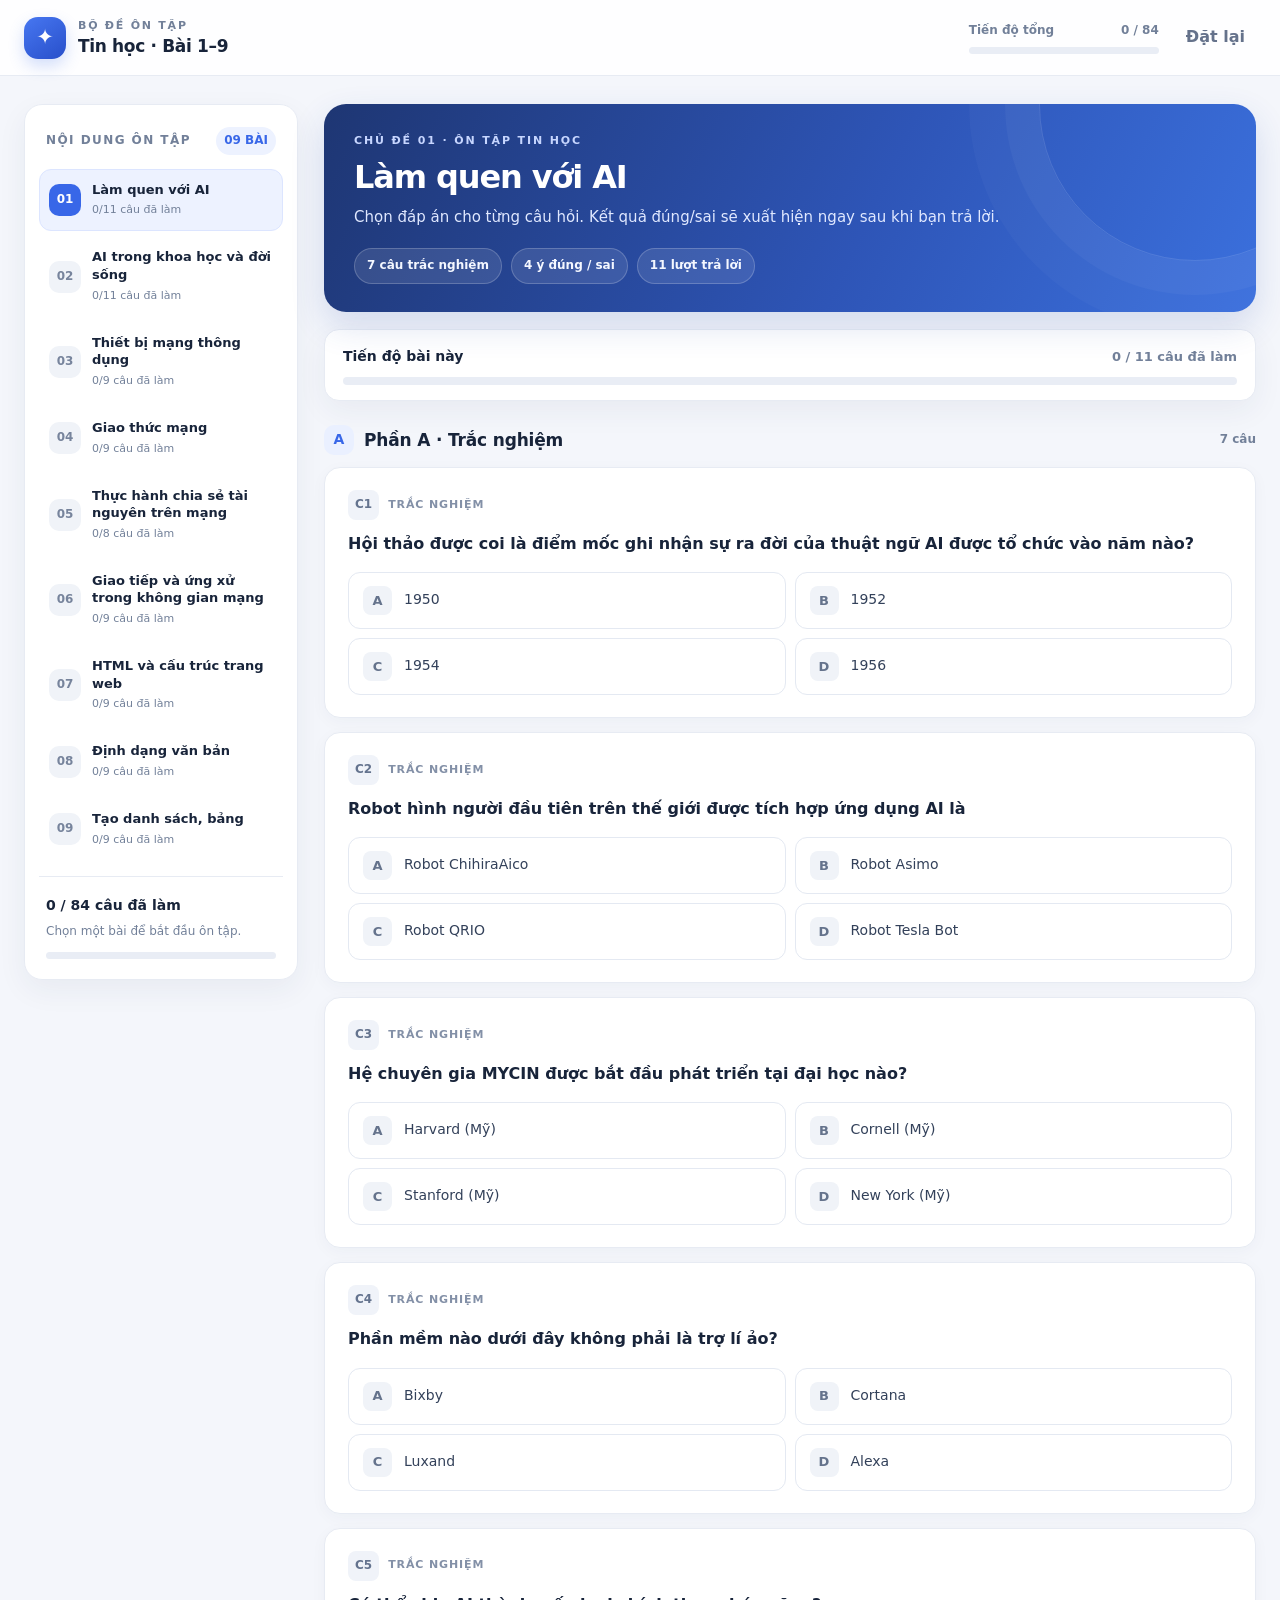
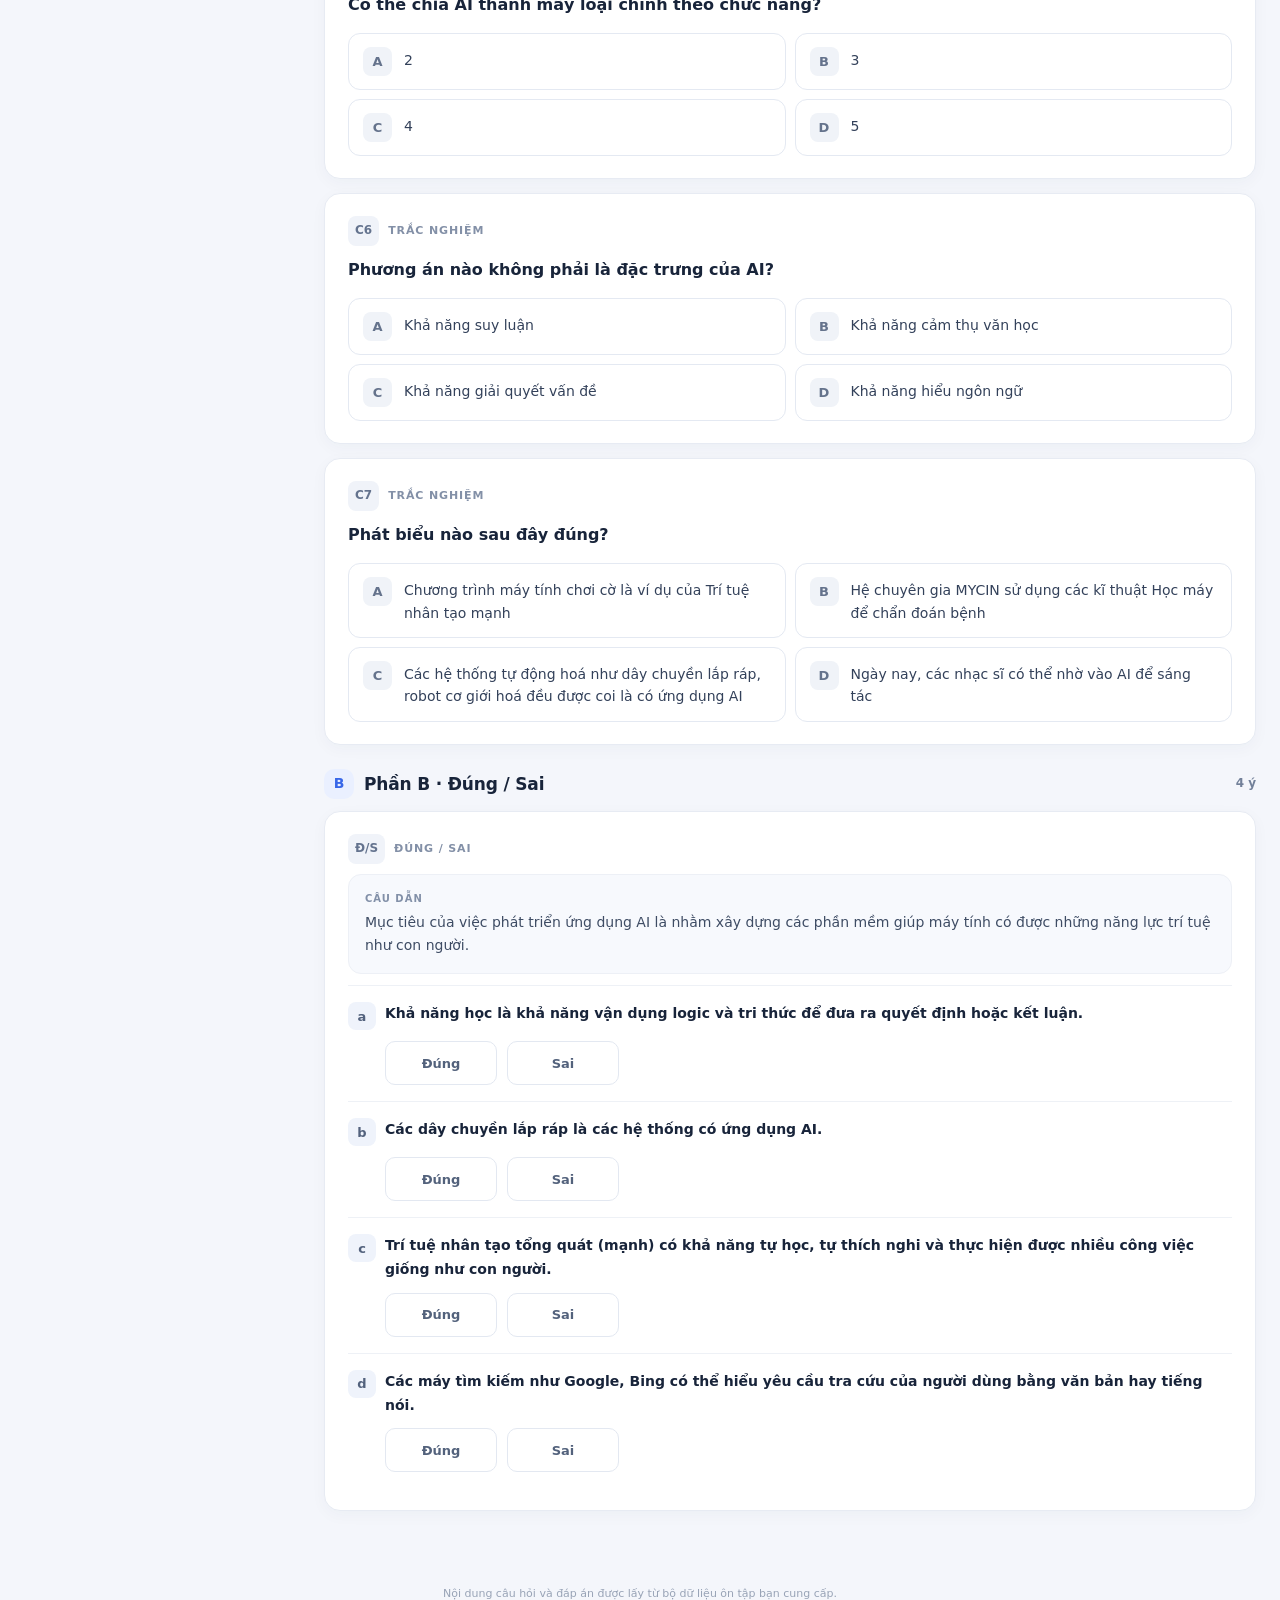
<file: ahihi.html>
<!DOCTYPE html>
<html lang="vi">
<head>
<meta charset="UTF-8">
<meta name="viewport" content="width=device-width, initial-scale=1.0">
<meta name="theme-color" content="#f5f7fb">
<title>Ôn tập Tin học · Bài 1–9</title>
<style>
:root{
  --bg:#f4f6fb;--surface:#fff;--surface-soft:#f8faff;--ink:#18243a;--muted:#728099;
  --line:#e7ebf3;--blue:#3867e8;--blue-soft:#edf2ff;--green:#168653;--green-bg:#e9f8f0;
  --red:#d84952;--red-bg:#fff0f1;--shadow:0 10px 30px rgba(30,48,86,.06);--radius:18px;
}
*{box-sizing:border-box}
html{scroll-behavior:smooth}
body{margin:0;background:var(--bg);color:var(--ink);font-family:Inter,ui-sans-serif,system-ui,-apple-system,"Segoe UI",Roboto,Arial,sans-serif;font-size:15px;line-height:1.55}
button{font:inherit}
.app{min-height:100vh}
.topbar{height:76px;background:rgba(255,255,255,.88);border-bottom:1px solid var(--line);display:flex;align-items:center;justify-content:space-between;padding:0 max(24px,calc((100vw - 1450px)/2));position:sticky;top:0;z-index:20;backdrop-filter:blur(14px)}
.brand{display:flex;align-items:center;gap:12px;min-width:0}
.brand-mark{width:42px;height:42px;border-radius:14px;background:linear-gradient(145deg,#4777f1,#284fca);display:grid;place-items:center;color:#fff;font-size:21px;box-shadow:0 7px 16px rgba(56,103,232,.22)}
.brand-text{display:flex;flex-direction:column;line-height:1.2}.brand-kicker{color:var(--muted);font-size:10px;font-weight:800;letter-spacing:.16em;text-transform:uppercase}.brand-name{font-size:16px;font-weight:800;letter-spacing:-.02em;margin-top:4px}
.top-right{display:flex;align-items:center;gap:16px}.overall-wrap{min-width:190px}.overall-label{display:flex;justify-content:space-between;color:var(--muted);font-size:11px;font-weight:700;margin-bottom:6px}.track{height:7px;background:#e9edf5;border-radius:99px;overflow:hidden}.track>span{display:block;height:100%;width:0;background:linear-gradient(90deg,#4777f1,#31b98a);border-radius:inherit;transition:width .25s}
.text-button{border:0;background:transparent;color:#65728b;font-weight:700;padding:9px 11px;border-radius:10px;cursor:pointer}.text-button:hover{background:#f1f4fa;color:var(--ink)}
.layout{max-width:1450px;margin:0 auto;padding:28px 24px 60px;display:grid;grid-template-columns:274px minmax(0,1fr);gap:26px;align-items:start}
.sidebar{position:sticky;top:100px;background:var(--surface);border:1px solid var(--line);border-radius:var(--radius);padding:18px 14px;box-shadow:var(--shadow)}
.side-heading{display:flex;justify-content:space-between;align-items:center;padding:4px 7px 14px}.side-title{font-size:11px;letter-spacing:.12em;color:var(--muted);font-weight:800}.side-count{font-size:11px;color:var(--blue);background:var(--blue-soft);padding:4px 8px;border-radius:99px;font-weight:800}
.lesson-list{display:grid;gap:5px}.lesson-link{display:flex;align-items:center;gap:11px;width:100%;border:1px solid transparent;background:transparent;text-align:left;padding:10px 9px;border-radius:12px;cursor:pointer;color:var(--ink);transition:.15s}
.lesson-link:hover{background:#f7f9fd}.lesson-link.active{background:var(--blue-soft);border-color:#dce5ff}.lesson-num{width:32px;height:32px;flex:0 0 32px;border-radius:10px;background:#f0f3f8;color:#77849c;display:grid;place-items:center;font-size:12px;font-weight:800}.lesson-link.active .lesson-num{background:var(--blue);color:#fff}.lesson-copy{min-width:0;flex:1}.lesson-name{display:block;font-size:12px;font-weight:750;line-height:1.35}.lesson-meta{display:block;color:var(--muted);font-size:10px;margin-top:3px}.lesson-tick{font-size:13px;color:var(--green);font-weight:900}
.side-bottom{border-top:1px solid var(--line);margin-top:15px;padding:15px 7px 2px}.side-bottom strong{font-size:13px}.side-bottom p{margin:4px 0 10px;color:var(--muted);font-size:11px}
.main{min-width:0}.mobile-lessons{display:none}
.hero{border-radius:22px;padding:28px 30px;background:linear-gradient(115deg,#1e3673 0%,#2e55b7 58%,#3b70dd 100%);color:white;position:relative;overflow:hidden;box-shadow:0 14px 34px rgba(39,76,166,.16)}
.hero:after{content:"";position:absolute;width:310px;height:310px;right:-95px;top:-155px;border:1px solid rgba(255,255,255,.13);border-radius:50%;box-shadow:0 0 0 34px rgba(255,255,255,.035),0 0 0 70px rgba(255,255,255,.025)}
.hero-content{position:relative;z-index:1;max-width:760px}.hero-eyebrow{font-size:10px;letter-spacing:.17em;text-transform:uppercase;font-weight:850;color:#c7d6ff}.hero h1{font-size:clamp(23px,3vw,32px);line-height:1.22;letter-spacing:-.035em;margin:8px 0 8px}.hero p{margin:0;color:#e0e8ff;font-size:13px;max-width:650px}.hero-stats{display:flex;gap:9px;flex-wrap:wrap;margin-top:18px}.hero-pill{border:1px solid rgba(255,255,255,.2);background:rgba(255,255,255,.1);border-radius:99px;padding:6px 11px;font-size:11px;font-weight:700;color:#f4f7ff}
.progress-card{background:var(--surface);border:1px solid var(--line);border-radius:15px;padding:15px 18px;margin:17px 0 22px;box-shadow:var(--shadow)}.progress-top{display:flex;align-items:center;justify-content:space-between;gap:12px;margin-bottom:9px}.progress-top strong{font-size:12px}.progress-detail{font-size:11px;color:var(--muted);font-weight:700}.progress-card .track{height:8px}
.section-heading{display:flex;align-items:center;gap:10px;margin:24px 0 12px}.section-icon{width:30px;height:30px;border-radius:10px;background:#eaf0ff;color:var(--blue);display:grid;place-items:center;font-size:14px;font-weight:900}.section-heading h2{font-size:15px;margin:0;letter-spacing:-.01em}.section-heading span{font-size:11px;color:var(--muted);margin-left:auto;font-weight:650}
.question-card{background:var(--surface);border:1px solid var(--line);border-radius:16px;padding:19px 20px;margin-bottom:12px;box-shadow:0 4px 16px rgba(30,48,86,.035);scroll-margin-top:100px}.q-top{display:flex;align-items:center;gap:9px;margin-bottom:10px}.q-number{height:27px;min-width:27px;padding:0 7px;border-radius:8px;background:#f0f3f9;color:#64738e;display:grid;place-items:center;font-size:11px;font-weight:850}.q-type{font-size:10px;color:#8390a7;font-weight:800;letter-spacing:.08em;text-transform:uppercase}.q-prompt{font-size:14px;line-height:1.65;font-weight:700;margin:0 0 13px;white-space:pre-wrap;overflow-wrap:anywhere}.q-context{font-size:12px;color:#66748c;background:#f7f9fd;padding:11px 13px;border-radius:11px;margin:0 0 12px;white-space:pre-wrap;overflow-wrap:anywhere}
.options{display:grid;grid-template-columns:repeat(2,minmax(0,1fr));gap:9px}.option{display:flex;align-items:flex-start;gap:10px;min-height:48px;text-align:left;width:100%;padding:11px 12px;border:1px solid #e4e9f2;border-radius:12px;background:#fff;color:#33415a;cursor:pointer;transition:border-color .15s,background .15s,transform .15s}.option:hover:not(:disabled){border-color:#9fb6fa;background:#f8faff;transform:translateY(-1px)}.option:disabled{cursor:default;opacity:1}.option-letter{width:25px;height:25px;flex:0 0 25px;border-radius:8px;background:#f0f3f8;color:#65738c;display:grid;place-items:center;font-size:11px;font-weight:850}.option-text{font-size:12px;line-height:1.5;padding-top:2px;overflow-wrap:anywhere}.option.correct{border-color:#8bd3ad;background:var(--green-bg);color:#116b43}.option.correct .option-letter{background:#c9efd9;color:#116b43}.option.wrong{border-color:#f0a1a5;background:var(--red-bg);color:#b52e39}.option.wrong .option-letter{background:#ffd9dc;color:#b52e39}
.answer-note{display:flex;align-items:flex-start;gap:8px;margin-top:12px;padding:10px 12px;border-radius:11px;font-size:12px;line-height:1.5}.answer-note.good{background:var(--green-bg);color:#116b43}.answer-note.bad{background:var(--red-bg);color:#b52e39}.answer-icon{font-weight:900;font-size:14px;line-height:1.3}
.tf-intro{background:#f7f9fd;border:1px solid #edf0f6;border-radius:13px;padding:13px 14px;margin:0 0 11px;color:#3e4c64;font-size:12px;line-height:1.6}.tf-intro strong{display:block;color:#8290a8;font-size:9px;letter-spacing:.1em;text-transform:uppercase;margin-bottom:4px}.tf-row{padding:14px 0;border-top:1px solid #eef1f6}.tf-row:first-of-type{border-top:0}.tf-row-top{display:flex;gap:9px;align-items:flex-start}.tf-letter{width:24px;height:24px;flex:0 0 24px;display:grid;place-items:center;border-radius:8px;background:#eff3fb;color:#53627d;font-size:11px;font-weight:850}.tf-statement{font-size:12px;line-height:1.6;font-weight:650;overflow-wrap:anywhere}.tf-actions{display:flex;gap:8px;margin:11px 0 0 33px}.tf-choice{min-width:100px;padding:8px 15px;border:1px solid #e3e8f1;border-radius:10px;background:#fff;color:#53627c;font-size:11px;font-weight:800;cursor:pointer}.tf-choice:hover:not(:disabled){border-color:#9fb6fa;background:#f8faff}.tf-choice:disabled{cursor:default;opacity:1}.tf-choice.selected-correct{border-color:#8bd3ad;background:var(--green-bg);color:#116b43}.tf-choice.selected-wrong{border-color:#f0a1a5;background:var(--red-bg);color:#b52e39}.tf-choice.correct-answer{border-color:#8bd3ad;background:var(--green-bg);color:#116b43}.tf-note{margin:9px 0 0 33px;font-size:11px;font-weight:700}.tf-note.good{color:var(--green)}.tf-note.bad{color:var(--red)}
.completion{margin-top:19px;background:#fff;border:1px solid var(--line);border-radius:18px;padding:22px;box-shadow:var(--shadow)}.completion-top{display:flex;align-items:center;gap:13px}.completion-mark{width:43px;height:43px;border-radius:14px;background:#e8f8ef;color:var(--green);display:grid;place-items:center;font-size:21px;font-weight:900}.completion h3{margin:0;font-size:17px}.completion p{margin:3px 0 0;color:var(--muted);font-size:12px}.score-row{display:flex;gap:10px;flex-wrap:wrap;margin:16px 0}.score-chip{padding:8px 11px;background:#f5f7fb;border-radius:10px;font-size:11px;color:#586780;font-weight:750}.score-chip strong{color:var(--ink);margin-right:4px}.actions{display:flex;gap:9px;flex-wrap:wrap;margin-top:14px}.btn{display:inline-flex;align-items:center;justify-content:center;gap:8px;border:1px solid transparent;border-radius:11px;padding:10px 15px;font-size:12px;font-weight:800;cursor:pointer;transition:.15s}.btn-primary{background:var(--blue);color:#fff;box-shadow:0 5px 12px rgba(56,103,232,.18)}.btn-primary:hover{background:#2e59d5;transform:translateY(-1px)}.btn-secondary{background:#f2f5fa;color:#4b5a74;border-color:#e8edf5}.btn-secondary:hover{background:#e9eef7}.btn-quiet{background:#fff;border-color:#e5eaf2;color:#66738b}.btn:disabled{opacity:.45;cursor:not-allowed}
.empty-state{background:#fff;border:1px dashed #cfd8e8;border-radius:16px;padding:22px;text-align:center;color:var(--muted);font-size:13px}.empty-state strong{display:block;color:var(--ink);font-size:15px;margin-bottom:5px}
.footer{text-align:center;color:#98a3b6;font-size:10px;padding:0 15px 24px}
@media(max-width:1050px){.layout{grid-template-columns:238px minmax(0,1fr);gap:18px;padding-left:18px;padding-right:18px}.sidebar{padding:14px 10px}.hero{padding:24px}}
@media(max-width:800px){.topbar{height:66px;padding:0 16px}.overall-wrap{min-width:130px}.top-right{gap:7px}.layout{display:block;padding:17px 15px 42px}.sidebar{display:none}.mobile-lessons{display:flex;gap:7px;overflow-x:auto;padding:0 0 13px;margin:0 0 3px;scrollbar-width:thin}.mobile-chip{flex:0 0 auto;border:1px solid var(--line);background:#fff;border-radius:11px;padding:8px 11px;color:#63718a;font-size:11px;font-weight:800;cursor:pointer}.mobile-chip.active{background:var(--blue);border-color:var(--blue);color:white}.hero{padding:22px 21px;border-radius:18px}.hero:after{right:-160px}.progress-card{margin:13px 0 17px}.question-card{padding:16px}.section-heading{margin-top:21px}}
@media(max-width:560px){.brand-mark{width:37px;height:37px;border-radius:12px}.brand-kicker{font-size:8px}.brand-name{font-size:13px}.overall-wrap{min-width:95px}.overall-label{font-size:9px}.text-button{font-size:10px;padding:7px}.top-right{gap:2px}.layout{padding:13px 11px 34px}.hero{padding:20px 17px}.hero h1{font-size:23px}.hero p{font-size:12px}.hero-pill{font-size:10px}.progress-card{padding:13px}.progress-top strong{font-size:11px}.progress-detail{font-size:10px}.options{grid-template-columns:1fr;gap:7px}.option{min-height:45px;padding:10px}.option-text{font-size:12px}.question-card{padding:14px 13px;border-radius:14px}.q-prompt{font-size:13px}.tf-actions{margin-left:0}.tf-note{margin-left:0}.tf-choice{flex:1;min-width:0}.completion{padding:17px}.actions .btn{flex:1 1 100%}.section-heading span{font-size:10px}}
@media(prefers-reduced-motion:reduce){*,*::before,*::after{scroll-behavior:auto!important;transition:none!important}}

/* Typography + touch improvements */
body{font-size:16px;line-height:1.65}
.brand-kicker{font-size:11px}.brand-name{font-size:17px}
.overall-label{font-size:12px}
.side-title{font-size:12px}.side-count{font-size:12px}
.lesson-link{padding:11px 9px}.lesson-name{font-size:13px}.lesson-meta{font-size:11px}
.side-bottom strong{font-size:14px}.side-bottom p{font-size:12px}
.hero-eyebrow{font-size:11px}.hero p{font-size:15px}.hero-pill{font-size:12px;padding:7px 12px}
.progress-top strong{font-size:14px}.progress-detail{font-size:13px}
.section-heading h2{font-size:17px}.section-heading span{font-size:12px}
.question-card{padding:22px 23px;margin-bottom:14px}
.q-number{font-size:12px;min-width:30px;height:30px}.q-type{font-size:11px}
.q-prompt{font-size:16px;line-height:1.7;margin-bottom:15px}
.q-context{font-size:14px;line-height:1.7}
.option{min-height:54px;padding:13px 14px;gap:12px}
.option-letter{width:29px;height:29px;flex-basis:29px;font-size:13px}
.option-text{font-size:14px;line-height:1.6}
.answer-note{font-size:14px;padding:12px 14px}
.tf-intro{font-size:14px;line-height:1.7;padding:15px 16px}
.tf-intro strong{font-size:10px}
.tf-row{padding:16px 0}
.tf-letter{width:28px;height:28px;flex-basis:28px;font-size:13px}
.tf-statement{font-size:14px;line-height:1.7}
.tf-actions{gap:10px;margin-left:37px}
.tf-choice{min-width:112px;min-height:44px;padding:10px 17px;font-size:13px}
.tf-note{margin:10px 0 0 37px;font-size:13px}
.completion{padding:25px}.completion h3{font-size:19px}.completion p{font-size:14px}
.score-chip{font-size:13px;padding:10px 13px}.btn{min-height:44px;padding:11px 17px;font-size:13px}
.empty-state{font-size:14px}.empty-state strong{font-size:16px}
.footer{font-size:11px}
@media(max-width:800px){
  .topbar{height:auto;min-height:66px;padding:10px 16px;gap:12px;flex-wrap:wrap}
  .top-right{gap:9px;flex:1;justify-content:flex-end;min-width:170px}
  .overall-wrap{min-width:112px}
  .overall-label{font-size:11px}
  .text-button{font-size:12px;padding:9px 11px;min-height:40px}
  .layout{padding:18px 16px 44px}
  .mobile-lessons{gap:8px;padding:2px 0 14px;margin-bottom:5px}
  .mobile-chip{font-size:13px;padding:10px 14px;min-height:42px}
  .hero{padding:24px 23px}
  .hero h1{font-size:clamp(24px,4vw,30px)}
  .hero p{font-size:15px}
  .hero-pill{font-size:12px}
  .progress-card{padding:16px 18px}
  .question-card{padding:20px}
  .q-prompt{font-size:16px}
  .options{grid-template-columns:repeat(2,minmax(0,1fr))}
  .option-text{font-size:14px}
  .tf-statement,.tf-intro{font-size:14px}
}
@media(max-width:560px){
  body{font-size:16px;line-height:1.65}
  .topbar{padding:9px 12px;gap:8px}
  .brand{gap:9px}
  .brand-mark{width:39px;height:39px;border-radius:12px;font-size:20px}
  .brand-kicker{font-size:9px;letter-spacing:.12em}
  .brand-name{font-size:14px}
  .top-right{gap:5px;min-width:155px}
  .overall-wrap{min-width:98px}
  .overall-label{font-size:10px;margin-bottom:5px}
  .text-button{font-size:11px;padding:8px 9px;min-height:40px}
  .layout{padding:13px 12px 34px}
  .mobile-lessons{gap:7px;padding-bottom:12px}
  .mobile-chip{font-size:13px;padding:10px 13px;min-height:44px;border-radius:12px}
  .hero{padding:21px 18px;border-radius:17px}
  .hero-eyebrow{font-size:10px}
  .hero h1{font-size:24px;line-height:1.25;margin:9px 0}
  .hero p{font-size:15px;line-height:1.6}
  .hero-stats{gap:7px;margin-top:15px}
  .hero-pill{font-size:11px;padding:7px 10px}
  .progress-card{padding:14px 14px;margin:13px 0 18px}
  .progress-top{align-items:flex-start;flex-direction:column;gap:3px;margin-bottom:9px}
  .progress-top strong{font-size:14px}
  .progress-detail{font-size:12px}
  .section-heading{gap:9px;margin:21px 0 12px}
  .section-icon{width:32px;height:32px;font-size:15px}
  .section-heading h2{font-size:16px}
  .section-heading span{font-size:11px}
  .question-card{padding:17px 15px;border-radius:15px;margin-bottom:12px}
  .q-top{gap:8px;margin-bottom:11px}
  .q-number{height:29px;min-width:29px;font-size:12px}
  .q-type{font-size:10px}
  .q-prompt{font-size:16px;line-height:1.7;margin-bottom:14px}
  .q-context{font-size:14px;line-height:1.7;padding:12px}
  .options{grid-template-columns:1fr;gap:9px}
  .option{min-height:54px;padding:12px 12px;gap:10px;border-radius:12px}
  .option-letter{width:29px;height:29px;flex-basis:29px;font-size:13px}
  .option-text{font-size:15px;line-height:1.55;padding-top:3px}
  .answer-note{font-size:14px;line-height:1.6;padding:12px;margin-top:12px}
  .tf-intro{font-size:14px;line-height:1.7;padding:13px}
  .tf-row{padding:15px 0}
  .tf-row-top{gap:9px}
  .tf-letter{width:28px;height:28px;flex-basis:28px;font-size:13px}
  .tf-statement{font-size:15px;line-height:1.7}
  .tf-actions{margin:12px 0 0 0;gap:9px}
  .tf-choice{flex:1;min-width:0;min-height:46px;padding:10px 12px;font-size:14px}
  .tf-note{margin:10px 0 0;font-size:13px;line-height:1.5}
  .completion{padding:17px}
  .completion h3{font-size:17px}
  .completion p{font-size:13px;line-height:1.6}
  .score-chip{font-size:12px}
  .actions{gap:8px}
  .actions .btn{flex:1 1 100%;min-height:46px;font-size:13px}
  .footer{font-size:10px;line-height:1.6}
}
@media(max-width:370px){
  .brand-kicker{display:none}
  .brand-name{font-size:13px}
  .overall-wrap{min-width:88px}
  .overall-label{font-size:9px}
  .top-right{min-width:145px}
  .layout{padding-left:10px;padding-right:10px}
  .hero{padding:19px 15px}
  .hero h1{font-size:22px}
}

</style>
</head>
<body>
<div class="app">
  <header class="topbar">
    <div class="brand"><div class="brand-mark">✦</div><div class="brand-text"><span class="brand-kicker">BỘ ĐỀ ÔN TẬP</span><span class="brand-name">Tin học · Bài 1–9</span></div></div>
    <div class="top-right">
      <div class="overall-wrap"><div class="overall-label"><span>Tiến độ tổng</span><strong id="overallText">0 / 84</strong></div><div class="track"><span id="overallBar"></span></div></div>
      <button class="text-button" id="resetAll" type="button" title="Xóa toàn bộ tiến độ">Đặt lại</button>
    </div>
  </header>
  <div class="layout">
    <aside class="sidebar">
      <div class="side-heading"><span class="side-title">NỘI DUNG ÔN TẬP</span><span class="side-count">09 BÀI</span></div>
      <nav class="lesson-list" id="lessonList" aria-label="Chọn bài"></nav>
      <div class="side-bottom"><strong id="sideProgress">0 / 84 câu đã làm</strong><p>Chọn một bài để bắt đầu ôn tập.</p><div class="track"><span id="sideBar"></span></div></div>
    </aside>
    <main class="main">
      <nav class="mobile-lessons" id="mobileLessons" aria-label="Chọn bài"></nav>
      <section class="hero" id="hero"></section>
      <section class="progress-card">
        <div class="progress-top"><strong>Tiến độ bài này</strong><span class="progress-detail" id="lessonProgressText">0 / 11 câu đã làm</span></div>
        <div class="track"><span id="lessonProgressBar"></span></div>
      </section>
      <div id="quizContent"></div>
      <div id="completionArea"></div>
    </main>
  </div>
  <div class="footer">Nội dung câu hỏi và đáp án được lấy từ bộ dữ liệu ôn tập bạn cung cấp.</div>
</div>
<script>
const DATA = {"bai":[{"so":1,"tieu_de":"Làm quen với AI","trac_nghiem":[{"cau":1,"cau_hoi":"Hội thảo được coi là điểm mốc ghi nhận sự ra đời của thuật ngữ AI được tổ chức vào năm nào?","A":"1950","B":"1952","C":"1954","D":"1956","dap_an":"D"},{"cau":2,"cau_hoi":"Robot hình người đầu tiên trên thế giới được tích hợp ứng dụng AI là","A":"Robot ChihiraAico","B":"Robot Asimo","C":"Robot QRIO","D":"Robot Tesla Bot","dap_an":"B"},{"cau":3,"cau_hoi":"Hệ chuyên gia MYCIN được bắt đầu phát triển tại đại học nào?","A":"Harvard (Mỹ)","B":"Cornell (Mỹ)","C":"Stanford (Mỹ)","D":"New York (Mỹ)","dap_an":"C"},{"cau":4,"cau_hoi":"Phần mềm nào dưới đây không phải là trợ lí ảo?","A":"Bixby","B":"Cortana","C":"Luxand","D":"Alexa","dap_an":"C"},{"cau":5,"cau_hoi":"Có thể chia AI thành mấy loại chính theo chức năng?","A":"2","B":"3","C":"4","D":"5","dap_an":"A"},{"cau":6,"cau_hoi":"Phương án nào không phải là đặc trưng của AI?","A":"Khả năng suy luận","B":"Khả năng cảm thụ văn học","C":"Khả năng giải quyết vấn đề","D":"Khả năng hiểu ngôn ngữ","dap_an":"B"},{"cau":7,"cau_hoi":"Phát biểu nào sau đây đúng?","A":"Chương trình máy tính chơi cờ là ví dụ của Trí tuệ nhân tạo mạnh","B":"Hệ chuyên gia MYCIN sử dụng các kĩ thuật Học máy để chẩn đoán bệnh","C":"Các hệ thống tự động hoá như dây chuyền lắp ráp, robot cơ giới hoá đều được coi là có ứng dụng AI","D":"Ngày nay, các nhạc sĩ có thể nhờ vào AI để sáng tác","dap_an":"D"}],"dung_sai":{"cau_dan":"Mục tiêu của việc phát triển ứng dụng AI là nhằm xây dựng các phần mềm giúp máy tính có được những năng lực trí tuệ như con người.","y":[{"y":"a","noi_dung":"Khả năng học là khả năng vận dụng logic và tri thức để đưa ra quyết định hoặc kết luận.","dap_an":"Sai"},{"y":"b","noi_dung":"Các dây chuyền lắp ráp là các hệ thống có ứng dụng AI.","dap_an":"Sai"},{"y":"c","noi_dung":"Trí tuệ nhân tạo tổng quát (mạnh) có khả năng tự học, tự thích nghi và thực hiện được nhiều công việc giống như con người.","dap_an":"Đúng"},{"y":"d","noi_dung":"Các máy tìm kiếm như Google, Bing có thể hiểu yêu cầu tra cứu của người dùng bằng văn bản hay tiếng nói.","dap_an":"Đúng"}]}},{"so":2,"tieu_de":"AI trong khoa học và đời sống","trac_nghiem":[{"cau":1,"cau_hoi":"Phần mềm IBM Watson for Oncology góp phần nâng cao hiệu quả điều trị bệnh gì?","A":"Bệnh ung thư","B":"Bệnh nhiễm trùng huyết","C":"Bệnh tim","D":"Bệnh tiểu đường","dap_an":"A"},{"cau":2,"cau_hoi":"Một thành tựu của xử lí ngôn ngữ tự nhiên và thị giác máy tính là","A":"Hệ thống phân tích dữ liệu","B":"Hệ thống lắp ráp tự động","C":"Hệ thống nhận dạng hình ảnh và video","D":"Hệ thống tưới tiêu tự động","dap_an":"C"},{"cau":3,"cau_hoi":"Sự phát triển của AI mang lại lợi ích như thế nào cho lĩnh vực giáo dục?","A":"Phát triển phương tiện tự lái, quản lí giao thông thông minh, định tuyến phương tiện vận tải","B":"Giúp nông dân tối ưu hoá quy trình chăm sóc vật nuôi và cây trồng","C":"Hỗ trợ tự động hoá cập nhật chứng từ, hoá đơn vào cơ sở dữ liệu của ngân hàng","D":"Phát triển các nền tảng học trực tuyến thông minh, có khả năng theo dõi tiến trình học tập","dap_an":"D"},{"cau":4,"cau_hoi":"Sự kết hợp IoT và AI (AIoT) giúp ích cho các nhà khoa học như thế nào?","A":"Hỗ trợ quyết định đầu tư, phát hiện và ngăn chặn gian lận trong tài chính, ngân hàng","B":"Cải thiện hiệu suất, hiệu quả của các lĩnh vực sản xuất","C":"Giúp giám sát môi trường tự nhiên và theo dõi tình hình biến đổi khí hậu","D":"Phát triển các nền tảng học trực tuyến thông minh","dap_an":"C"},{"cau":5,"cau_hoi":"Tên của một ứng dụng AI giúp xây dựng trải nghiệm giao tiếp tự nhiên là","A":"TensorFlow","B":"Dialogflow","C":"Rainbird","D":"Origami","dap_an":"B"},{"cau":6,"cau_hoi":"ChatGPT được phát triển bởi","A":"OpenAI","B":"Microsoft","C":"Google","D":"Apple","dap_an":"A"},{"cau":7,"cau_hoi":"Phát biểu nào sau đây đúng?","A":"Các thành tựu hiện tại của AI đều là Trí tuệ nhân tạo tổng quát","B":"ChatGPT có thể làm thơ, soạn nhạc, viết thư, thiết kế nhưng không thể sửa lỗi lập trình","C":"GPT-2 được huấn luyện trên hàng vạn văn bản thuộc nhiều lĩnh vực trên Internet","D":"Nhiều chuyên gia coi ChatGPT là bước đột phá trong lĩnh vực AI của năm 2022","dap_an":"D"}],"dung_sai":{"cau_dan":"Nhiều lĩnh vực khoa học, công nghệ và đời sống đã và đang nhận được rất nhiều lợi ích từ sự phát triển của AI.","y":[{"y":"a","noi_dung":"Các chuyên gia y tế khẳng định IBM Watson for Oncology đã góp phần nâng cao hiệu quả điều trị bệnh gan.","dap_an":"Sai"},{"y":"b","noi_dung":"AI tạo sinh tập trung xây dựng các thuật toán và mô hình có thể tạo nội dung (hình ảnh, âm thanh, văn bản) một cách tự động.","dap_an":"Đúng"},{"y":"c","noi_dung":"AI có khả năng tự động hoá nhiều công việc, điều này làm tăng mối lo ngại về quyền riêng tư có khả năng bị lạm dụng.","dap_an":"Đúng"},{"y":"d","noi_dung":"Trong lĩnh vực khoa học xã hội và nhân văn, AI được sử dụng để mô phỏng và mô hình hoá nhiều hiện tượng xã hội và nhân học.","dap_an":"Đúng"}]}},{"so":3,"tieu_de":"Thiết bị mạng thông dụng","trac_nghiem":[{"cau":1,"cau_hoi":"Điểm khác nhau của switch và hub là gì?","A":"Hình dạng","B":"Số cổng","C":"Cách thức hoạt động","D":"Màu sắc","dap_an":"C"},{"cau":2,"cau_hoi":"Wi-Fi sử dụng loại sóng nào để truyền dữ liệu?","A":"Sóng điện từ","B":"Sóng vô tuyến điện","C":"Sóng ánh sáng","D":"Sóng mang","dap_an":"B"},{"cau":3,"cau_hoi":"Khi kết nối hai máy tính qua Internet, người ta dùng thiết bị nào để kết nối các LAN với nhau?","A":"Hub","B":"Wireless Access Point","C":"Switch","D":"Router","dap_an":"D"},{"cau":4,"cau_hoi":"Loại modem nào cho phép nối hai máy tính qua hệ thống chuyển mạch của mạng điện thoại công cộng?","A":"Modem quay số","B":"Modem GSM 3G, 4G, 5G","C":"Modem ADSL","D":"Modem quang","dap_an":"A"},{"cau":5,"cau_hoi":"Wireless Access Point (WAP) có chức năng gì?","A":"Chuyển đổi tín hiệu số sang tương tự và ngược lại, thường dùng khi kết nối LAN với Internet","B":"Kết nối các máy tính trong cùng LAN trực tiếp qua cáp mạng","C":"Kết nối các thiết bị đầu cuối qua sóng Wi-Fi, giảm chi phí thiết lập LAN hoặc mở rộng phạm vi của LAN","D":"Dẫn đường cho dữ liệu khi kết nối trên mạng diện rộng như Internet","dap_an":"C"}],"dung_sai":{"cau_dan":"Máy tính (kể cả thiết bị di động) có thể kết nối vào mạng bằng cáp tín hiệu hoặc qua sóng Wi-Fi.","y":[{"y":"a","noi_dung":"Wi-Fi là chữ viết tắt của cụm từ Wireless Fidelity.","dap_an":"Đúng"},{"y":"b","noi_dung":"Hầu hết các máy tính để bàn đều có sẵn khả năng kết nối Wi-Fi như máy tính xách tay hay điện thoại thông minh.","dap_an":"Sai"},{"y":"c","noi_dung":"Để máy tính trong LAN giao tiếp được với Internet thì chỉ cần cắm cáp mạng UTP vào cổng RJ45 của máy tính.","dap_an":"Sai"},{"y":"d","noi_dung":"Muốn kết nối thiết bị di động vào LAN bằng trạm thu phát Wi-Fi được bảo mật, cần gõ đúng mật khẩu của trạm đó.","dap_an":"Đúng"}]}},{"so":4,"tieu_de":"Giao thức mạng","trac_nghiem":[{"cau":1,"cau_hoi":"Các quy định liên quan đến gửi thư có tên là gì?","A":"Giao thức IMAP","B":"Giao thức MQTT","C":"Giao thức SMTP","D":"Giao thức POP3","dap_an":"C"},{"cau":2,"cau_hoi":"Việc truyền dữ liệu trong mạng cục bộ sẽ căn cứ vào địa chỉ gì?","A":"Địa chỉ IP","B":"Địa chỉ MAC","C":"Địa chỉ LAN","D":"Địa chỉ Server","dap_an":"B"},{"cau":3,"cau_hoi":"Việc trao đổi dữ liệu giữa các máy tính trong mạng cục bộ tuân thủ theo giao thức nào?","A":"HTTPS","B":"TCP/IP","C":"DNS","D":"Ethernet","dap_an":"D"},{"cau":4,"cau_hoi":"Phát biểu nào sau đây sai?","A":"Theo phương pháp định tuyến tĩnh, mỗi router có một bảng định tuyến","B":"Giao thức TCP đảm bảo việc truyền dữ liệu theo từng ứng dụng một cách chính xác, tin cậy và hiệu quả","C":"MAC là địa chỉ vật lí của máy tính","D":"Giao thức IP đảm bảo chuyển dữ liệu từ mạng này đến mạng kia và đến một ứng dụng cụ thể trên một máy cụ thể","dap_an":"D"},{"cau":5,"cau_hoi":"Địa chỉ IP 11001011 10100010 00101001 11111110 dưới dạng thập phân là","A":"203.162.41.254","B":"230.178.52.166","C":"203.126.71.235","D":"235.197.80.255","dap_an":"A"}],"dung_sai":{"cau_dan":"Hai giao thức IP và TCP xác định cách thức kết nối và trao đổi dữ liệu có tính đặc thù của Internet.","y":[{"y":"a","noi_dung":"Địa chỉ IP giống với địa chỉ MAC.","dap_an":"Sai"},{"y":"b","noi_dung":"Mỗi địa chỉ IP là một số 4 bit.","dap_an":"Sai"},{"y":"c","noi_dung":"Giao thức TCP chỉ đảm bảo chuyển dữ liệu từ mạng này đến mạng kia mà không đảm bảo đến một ứng dụng cụ thể trên một máy cụ thể.","dap_an":"Sai"},{"y":"d","noi_dung":"Việc tách dữ liệu thành nhiều gói cho phép nhiều cuộc truyền được thực hiện xen kẽ trên cùng một đường truyền vật lí, giúp tận dụng đường truyền.","dap_an":"Đúng"}]}},{"so":5,"tieu_de":"Thực hành chia sẻ tài nguyên trên mạng","trac_nghiem":[{"cau":1,"cau_hoi":"Phát biểu nào sau đây sai?","A":"Tường lửa không ngăn chặn việc truy cập tài nguyên nếu người sử dụng được đánh giá là đáng tin cậy.","B":"Ở Windows 10 và 11, tường lửa Defender mặc định được kích hoạt.","C":"Windows thiết lập sẵn ở mỗi máy tính trong thư mục Public thư mục con Public Networks.","D":"Dữ liệu trong thư mục Public được mặc định là không chia sẻ.","dap_an":"C"},{"cau":2,"cau_hoi":"Giao diện thiết lập chia sẻ thư mục không có mục nào sau đây?","A":"Advanced Sharing.","B":"Firewall Network Protection.","C":"Password Protection.","D":"Network File and Folder Sharing.","dap_an":"B"},{"cau":3,"cau_hoi":"Sau khi chọn được máy in để chia sẻ, em cần chọn mục nào để mở cửa sổ thiết lập chia sẻ?","A":"Printer properties.","B":"Printing preferences.","C":"Open print queue.","D":"Printer preferences.","dap_an":"A"},{"cau":4,"cau_hoi":"Ở giao diện Private network, em cần làm gì để dừng tạm thời tường lửa?","A":"Kéo con trượt của Windows Security về trạng thái Off.","B":"Kéo con trượt của Firewall Network Protection về trạng thái On.","C":"Kéo con trượt của Microsoft Defender Firewall về trạng thái Off.","D":"Kéo con trượt của Network File and Folder Sharing về trạng thái Off.","dap_an":"C"}],"dung_sai":{"cau_dan":"Việc chia sẻ tài nguyên trên mạng có thể gây rủi ro như dữ liệu có thể bị truy cập với mục đích xấu hay bị làm hỏng bởi một người dùng trên mạng.","y":[{"y":"a","noi_dung":"Mạng công cộng thường được thiết lập ở những địa điểm công cộng như nhà ga, sân bay, quán cà phê,...","dap_an":"Đúng"},{"y":"b","noi_dung":"Để hai máy tính có thể chia sẻ tài nguyên qua mạng cục bộ thì người người chia sẻ và được chia sẻ phải \"kết bạn\" với nhau.","dap_an":"Sai"},{"y":"c","noi_dung":"Khi một người dùng được thêm vào danh sách người được chia sẻ thư mục thì mặc định có quyền Write.","dap_an":"Sai"},{"y":"d","noi_dung":"Để thiết lập chế độ chia sẻ nâng cao, cần truy cập chức năng Advanced Sharing Settings từ Control Panel.","dap_an":"Đúng"}]}},{"so":6,"tieu_de":"Giao tiếp và ứng xử trong không gian mạng","trac_nghiem":[{"cau":1,"cau_hoi":"Giao tiếp trong không gian mạng giúp mở rộng kết nối xã hội như thế nào?","A":"Không gian mạng cung cấp nhiều công cụ giao tiếp trực tuyến như hội nghị truyền hình, nhắn tin nhanh, thư điện tử, mạng xã hội, ...","B":"Những người sống xa nhau có thể giao tiếp với nhau mọi lúc, mọi nơi, miễn là có kết nối mạng.","C":"Điện thoại video giúp con người gần nhau hơn khi không có điều kiện sống cùng nhau.","D":"Giúp xây dựng thương hiệu cá nhân hoặc doanh nghiệp bằng cách thông qua các kênh truyền thông xã hội, tạo ấn tượng tốt để thu hút khách hàng và bạn bè.","dap_an":"D"},{"cau":2,"cau_hoi":"Vì sao lại nói giao tiếp trong không gian mạng ẩn chứa nhiều nguy cơ về bảo mật và quyền riêng tư?","A":"Trong không gian mạng, người sử dụng có thể dễ dàng giấu mặt, tạo ra các bản sao không đầy đủ của bản thân hoặc giả mạo thông tin, làm cho người khác khó đánh giá được tính chân thật của thông tin và sự thật về người đối diện.","B":"Mất kết nối mạng dẫn đến giao tiếp bị trì hoãn hoặc bị gián đoạn.","C":"Dữ liệu bị xâm phạm khiến các thông tin riêng tư và nhạy cảm bị rò rỉ hoặc bị tấn công bởi những kẻ xấu.","D":"Thư điện tử hay tin nhắn có thể gây khó khăn trong việc truyền đạt cảm xúc và dẫn đến những hiểu lầm không đáng có.","dap_an":"C"},{"cau":3,"cau_hoi":"\"Chia sẻ thông tin chính xác và đáng tin cậy, tránh lan truyền thông tin sai lệch hoặc tin đồn\" thể hiện khía cạnh nào trong việc ứng xử nhân văn trong không gian mạng?","A":"Lịch sự.","B":"Thấu hiểu.","C":"Tôn trọng.","D":"Hỗ trợ.","dap_an":"A"},{"cau":4,"cau_hoi":"Em cần làm gì để hình thành thói quen ứng xử nhân văn trong không gian mạng?","A":"Đối xử với người khác theo cách mà mình muốn.","B":"Tự kiểm điểm, cải thiện hành vi trực tuyến của mình.","C":"Làm theo ý muốn cá nhân, không tôn trọng ý kiến của người khác.","D":"Sử dụng ngôn từ và cách viết tuỳ hứng.","dap_an":"B"},{"cau":5,"cau_hoi":"Khi tham một cuộc thảo luận trên mạng xã hội, em cần ứng xử như thế nào?","A":"Tự ý trao đổi thông tin riêng tư trong thư điện tử giữa hai người với bên thứ ba.","B":"Mặc quần áo lịch sự và không để lộ những vật dụng hoặc cảnh quan không phù hợp.","C":"Sử dụng ngôn từ khiêu khích khi không đồng tình với ý kiến của người khác.","D":"Nếu có ý kiến trái ngược, cần trao đổi một cách lịch sự trên tinh thần tôn trọng quan điểm của người khác.","dap_an":"D"}],"dung_sai":{"cau_dan":"Trong bối cảnh hội nhập toàn cầu hiện nay, sự bùng nổ của công nghệ thông tin và truyền thông đã góp phần thay đổi phương thức giao tiếp trong xã hội.","y":[{"y":"a","noi_dung":"Không gian mạng cho phép con người giao tiếp với nhau thông qua các phần mềm và dịch vụ giao tiếp trực tuyến như mạng xã hội, thư giấy, ứng dụng nhắn tin, gọi điện thoại video,...","dap_an":"Sai"},{"y":"b","noi_dung":"Giao tiếp trực tuyến có thể được thực hiện mọi nơi, mọi lúc, miễn là có kết nối mạng.","dap_an":"Đúng"},{"y":"c","noi_dung":"Giao tiếp trong không gian mạng có thể gây khó khăn trong việc truyền đạt cảm xúc và dẫn đến những hiểu lầm không đáng có.","dap_an":"Đúng"},{"y":"d","noi_dung":"\"Tránh gửi nội dung thư rác hoặc quảng cáo không liên quan đến nội dung chính của cuộc trò chuyện\" thể hiện khía cạnh tôn trọng trong việc ứng xử nhân văn trong không gian mạng.","dap_an":"Sai"}]}},{"so":7,"tieu_de":"HTML và cấu trúc trang web","trac_nghiem":[{"cau":1,"cau_hoi":"Trên trang HTML, thẻ p có ý nghĩa gì?","A":"Đoạn văn bản.","B":"Tiêu đề trang web.","C":"Tiêu đề văn bản.","D":"Một câu trích dẫn ngắn.","dap_an":"A"},{"cau":2,"cau_hoi":"Phát biểu nào sau đây sai?","A":"Một phần tử HTML được định nghĩa bởi thẻ bắt đầu, thẻ kết thúc và phần nội dung nằm giữa cặp thẻ này.","B":"Dòng đầu tiên của mỗi tệp HTML có dạng \u003c!DOCTYPE html> có vai trò thông báo kiểu của tệp là html và được xem là phần tử HTML.","C":"\u003cbr> là thẻ đơn.","D":"HTML không nhận biết kí tự xuống dòng (nhấn phím Enter) để kết thúc đoạn văn bản như các phần mềm soạn thảo văn bản thông thường.","dap_an":"B"},{"cau":3,"cau_hoi":"Em sử dụng thẻ nào sau đây để chèn dòng kẻ ngang vào trang HTML?","A":"\u003cbr/>.","B":"\u003chr/>.","C":"\u003cqr/>.","D":"\u003cdr/>.","dap_an":"B"},{"cau":4,"cau_hoi":"Đoạn mã HTML của câu \"The RMS Titanic, a luxury steamship, sank on April 15, 1912 after striking an iceberg.\" là","A":"\u003cp>The \u003cb>RMS Titanic\u003c/b>, a luxury steamship, sank on \u003ci>April 15, 1912\u003c/i> after striking an iceberg.\u003c/p>.","B":"\u003cp>The \u003ci>RMS Titanic\u003c/i>, a luxury steamship, sank on \u003cu>April 15, 1912\u003c/u> after striking an iceberg.\u003c/p>.","C":"\u003cp>The \u003cu>RMS Titanic\u003c/u>, a luxury steamship, sank on \u003cb>April 15, 1912\u003c/b> after striking an iceberg.\u003c/p>.","D":"\u003cp>The \u003ci>RMS Titanic\u003c/i>, a luxury steamship, sank on \u003cb>April 15, 1912\u003c/b> after striking an iceberg.\u003c/p>.","dap_an":"D"},{"cau":5,"cau_hoi":"Để phần mềm Notepad++ hiển thị và hỗ trợ soạn thảo HTML em cần thực hiện lệnh gì?","A":"View -> Syntax -> HTML.","B":"View -> H -> HTML.","C":"Language -> H -> HTML.","D":"Language -> Syntax -> HTML.","dap_an":"C"}],"dung_sai":{"cau_dan":"Mỗi tệp HTML bao gồm nhiều phần tử HTML, các phần tử HTML có thể lồng nhau.","y":[{"y":"a","noi_dung":"Phần tử \u003cmeta> nằm trong phần tử \u003cbody> và được dùng để mô tả các thông tin bổ sung của trang web như cách mã hoá Unicode, từ khoá dùng để tìm kiếm trang, tên tác giả trang web.","dap_an":"Sai"},{"y":"b","noi_dung":"Trong sơ đồ hình cây HTML, phần tử \u003chtml> là phần tử gốc (root).","dap_an":"Đúng"},{"y":"c","noi_dung":"Nhóm các thẻ định dạng văn bản thường dùng là các thẻ tiêu đề theo thứ tự tăng cấp dần là \u003ch1>, \u003ch2>, \u003ch3>, \u003ch4>, \u003ch5>, \u003ch6>.","dap_an":"Sai"},{"y":"d","noi_dung":"Phần tử \u003ctitle> nằm trong phần tử \u003chead> và được dùng để mô tả tên của trang web.","dap_an":"Đúng"}]}},{"so":8,"tieu_de":"Định dạng văn bản","trac_nghiem":[{"cau":1,"cau_hoi":"Thuộc tính nào dùng để thiết lập định dạng văn bản như chọn màu sắc, phông chữ, cỡ chữ, kiểu chữ, căn lề, tạo khung,... cho một phần tử HTML?","A":"format.","B":"style.","C":"design.","D":"set.","dap_an":"B"},{"cau":2,"cau_hoi":"Để định dạng kiểu chữ đậm và chữ màu đỏ cho tiêu đề \"Lịch sử phát triển HTML\", em cần viết mã HTML như thế nào?","A":"\u003ch1 style=\"color:red\">\u003cem>Lịch sử phát triển của HTML\u003c/em>\u003c/h1>.","B":"\u003ch1 style=\"color:rgb(205, 0, 0)\">\u003cb>Lịch sử phát triển của HTML\u003c/b>\u003c/h1>.","C":"\u003cp style=\"color:red\">\u003cstrong>Lịch sử phát triển của HTML\u003c/strong>\u003c/p>.","D":"\u003ch1 style=\"color:red\">\u003cstrong>Lịch sử phát triển của HTML\u003c/strong>\u003c/h1>.","dap_an":"D"},{"cau":3,"cau_hoi":"Để giảm cỡ chữ, em sử dụng thẻ nào trong HTML5?","A":"\u003csmall>.","B":"\u003cdownsize>.","C":"\u003csup>.","D":"\u003cfigure>.","dap_an":"A"},{"cau":4,"cau_hoi":"Đoạn mã nào sau đây được dùng để hiển thị công thức H2SO4?","A":"\u003cp>H\u003csup>2\u003c/sup>SO\u003csup>4\u003c/sup>\u003c/p>.","B":"\u003cp>H\u003csmall>2\u003c/small>SO\u003csmall>4\u003c/small>\u003c/p>.","C":"\u003cp>H\u003csub>2\u003c/sub>SO\u003csub>4\u003c/sub>\u003c/p>.","D":"\u003cp>H\u003cdown>2\u003c/down>SO\u003cdown>4\u003c/down>\u003c/p>.","dap_an":"C"},{"cau":5,"cau_hoi":"HTML5 không hỗ trợ thẻ nào sau đây?","A":"\u003cem>.","B":"\u003cu>.","C":"\u003cstrong>.","D":"\u003cdel>.","dap_an":"B"}],"dung_sai":{"cau_dan":"Thuộc tính của thẻ có tác dụng bổ sung thông tin, làm rõ các điều khiển của thẻ chỉ định.","y":[{"y":"a","noi_dung":"Mỗi thẻ HTML đều phải có thuộc tính.","dap_an":"Sai"},{"y":"b","noi_dung":"Cú pháp để xác định thuộc tính: tên_thuộc_tính=\"giá trị\".","dap_an":"Đúng"},{"y":"c","noi_dung":"Thuộc tính có thể nằm trong thẻ kết thúc.","dap_an":"Sai"},{"y":"d","noi_dung":"Trong trường hợp thẻ có nhiều hơn một thuộc tính thì các thuộc tính được ngăn cách bởi dấu cách.","dap_an":"Đúng"}]}},{"so":9,"tieu_de":"Tạo danh sách, bảng","trac_nghiem":[{"cau":1,"cau_hoi":"Thẻ HTML dùng để tạo các ô dữ liệu trong bảng là","A":"\u003ctd>.","B":"\u003cth>.","C":"\u003ctable>.","D":"\u003ctr>.","dap_an":"A"},{"cau":2,"cau_hoi":"Khi tạo danh sách, thuộc tính type được dùng để làm gì?","A":"Xác định giá trị bắt đầu đánh số, nhận giá trị là các số nguyên.","B":"Xác định kiểu danh sách.","C":"Xác định kiểu kí tự đầu dòng.","D":"Xác định kiểu đánh số, các kiểu đánh số là \"1\", \"A\", \"a\", \"I\" và \"i\".","dap_an":"D"},{"cau":3,"cau_hoi":"Khi định dạng tạo khung bảng, thuộc tính nhỏ kiểu_viền của thuộc tính con border trong thuộc tính style không nhận giá trị nào sau đây?","A":"None.","B":"Dotted.","C":"Shadow.","D":"Solid.","dap_an":"C"},{"cau":4,"cau_hoi":"Cặp thẻ nào trong HTML dùng để tạo danh sách có thứ tự?","A":"\u003cul>\u003c/ul>.","B":"\u003cil>\u003c/il>.","C":"\u003col>\u003c/ol>.","D":"\u003cal>\u003c/al>.","dap_an":"C"},{"cau":5,"cau_hoi":"Để gộp ô trên cột, em sử dụng thuộc tính nào?","A":"rowspan.","B":"colspan.","C":"colframe.","D":"rowsize.","dap_an":"B"}],"dung_sai":{"cau_dan":"Sử dụng danh sách và bảng sẽ giúp văn bản được trình bày khoa học hơn.","y":[{"y":"a","noi_dung":"Có hai dạng danh sách trong HTML là danh sách có thứ tự và danh sách không có thứ tự.","dap_an":"Sai"},{"y":"b","noi_dung":"Để chọn kí tự đầu dòng, ta thiết lập giá trị của đặc tính list-style-type trong thuộc tính style bằng một trong 4 giá trị disc, circle, square và none.","dap_an":"Đúng"},{"y":"c","noi_dung":"Để thêm tiêu đề cho bảng, ta sử dụng thẻ \u003ccaption>, ngay trước thẻ \u003ctable>.","dap_an":"Sai"},{"y":"d","noi_dung":"Sử dụng thuộc tính con width và height của thuộc tính style để điều chỉnh kích thước của bảng.","dap_an":"Đúng"}]}}]};
const $ = (selector) => document.querySelector(selector);
const state = {
  lessonIndex: 0,
  answers: DATA.bai.map(() => ({})),
  view: 'lesson',
  retryItems: [],
  retryAnswers: {}
};
const LETTERS = ['A','B','C','D'];
const TOTAL = DATA.bai.reduce((sum, lesson) => sum + lesson.trac_nghiem.length + lesson.dung_sai.y.length, 0);
const escapeText = (value) => String(value ?? '');
function node(tag, className, text) {
  const el = document.createElement(tag);
  if (className) el.className = className;
  if (text !== undefined && text !== null) el.textContent = text;
  return el;
}
function button(text, className, onClick, disabled=false) {
  const el = node('button', className, text);
  el.type = 'button';
  el.disabled = disabled;
  if (onClick) el.addEventListener('click', onClick);
  return el;
}
function lessonTotal(lesson) { return lesson.trac_nghiem.length + lesson.dung_sai.y.length; }
function lessonAnswerMap(index) { return state.answers[index]; }
function lessonCounts(index) {
  const lesson = DATA.bai[index], map = lessonAnswerMap(index);
  const total = lessonTotal(lesson);
  const entries = Object.values(map);
  return { total, answered: entries.length, correct: entries.filter(x => x.correct).length };
}
function overallCounts() {
  let answered=0, correct=0;
  DATA.bai.forEach((_,i) => { const c=lessonCounts(i); answered+=c.answered; correct+=c.correct; });
  return {answered,correct,total:TOTAL};
}
function refreshOverall() {
  const c=overallCounts(), pct=c.total ? c.answered/c.total*100 : 0;
  $('#overallText').textContent=`${c.answered} / ${c.total}`;
  $('#overallBar').style.width=`${pct}%`;
  $('#sideProgress').textContent=`${c.answered} / ${c.total} câu đã làm`;
  $('#sideBar').style.width=`${pct}%`;
  renderNav();
}
function renderNav() {
  const desktop=$('#lessonList'), mobile=$('#mobileLessons');
  desktop.replaceChildren(); mobile.replaceChildren();
  DATA.bai.forEach((lesson,index)=>{
    const c=lessonCounts(index), pct=c.total ? c.answered/c.total*100 : 0;
    const item=button('',`lesson-link ${index===state.lessonIndex?'active':''}`,()=>selectLesson(index));
    const num=node('span','lesson-num',String(lesson.so).padStart(2,'0'));
    const copy=node('span','lesson-copy');
    copy.append(node('span','lesson-name',lesson.tieu_de),node('span','lesson-meta',`${c.answered}/${c.total} câu đã làm`));
    item.append(num,copy);
    if(c.answered===c.total && c.total>0) item.append(node('span','lesson-tick','✓'));
    desktop.append(item);
    const chip=button(`Bài ${lesson.so}`,`mobile-chip ${index===state.lessonIndex?'active':''}`,()=>selectLesson(index));
    mobile.append(chip);
  });
}
function selectLesson(index) {
  state.lessonIndex=index; state.view='lesson'; state.retryItems=[]; state.retryAnswers={};
  render(); window.scrollTo({top:0,behavior:'smooth'});
}
function makeHero() {
  const lesson=DATA.bai[state.lessonIndex], c=lessonCounts(state.lessonIndex);
  $('#hero').replaceChildren();
  const content=node('div','hero-content');
  content.append(node('div','hero-eyebrow',`CHỦ ĐỀ ${String(lesson.so).padStart(2,'0')} · ÔN TẬP TIN HỌC`));
  content.append(node('h1','',lesson.tieu_de));
  content.append(node('p','', 'Chọn đáp án cho từng câu hỏi. Kết quả đúng/sai sẽ xuất hiện ngay sau khi bạn trả lời.'));
  const pills=node('div','hero-stats');
  pills.append(node('span','hero-pill',`${lesson.trac_nghiem.length} câu trắc nghiệm`),node('span','hero-pill',`${lesson.dung_sai.y.length} ý đúng / sai`),node('span','hero-pill',`${c.total} lượt trả lời`));
  content.append(pills); $('#hero').append(content);
}
function setLessonProgress() {
  const c=lessonCounts(state.lessonIndex), pct=c.total?c.answered/c.total*100:0;
  $('#lessonProgressText').textContent=`${c.answered} / ${c.total} câu đã làm`;
  $('#lessonProgressBar').style.width=`${pct}%`;
}
function answerNote(correct, correctText) {
  const box=node('div',`answer-note ${correct?'good':'bad'}`);
  box.append(node('span','answer-icon',correct?'✓':'!'));
  box.append(node('span','',correct?'Chính xác!':`Chưa chính xác. Đáp án đúng: ${correctText}`));
  return box;
}
function renderMultipleChoice(question, questionIndex, mode='lesson', retryKey=null) {
  const card=node('article','question-card');
  const map=mode==='lesson'?lessonAnswerMap(state.lessonIndex):state.retryAnswers;
  const key=mode==='lesson'?`mc:${questionIndex}`:retryKey;
  const saved=map[key];
  const top=node('div','q-top');
  top.append(node('span','q-number',`C${question.cau ?? questionIndex+1}`),node('span','q-type','Trắc nghiệm'));
  card.append(top,node('p','q-prompt',question.cau_hoi));
  const options=node('div','options');
  LETTERS.forEach(letter=>{
    const choice=button('',`option ${saved && letter===question.dap_an?'correct':''}${saved && saved.selected===letter && !saved.correct?' wrong':''}`,()=>{
      if(map[key]) return;
      map[key]={selected:letter,correct:letter===question.dap_an};
      rerenderKeepingPosition();
    },!!saved);
    choice.append(node('span','option-letter',letter),node('span','option-text',escapeText(question[letter])));
    if(saved && letter===question.dap_an) choice.classList.add('correct');
    if(saved && saved.selected===letter && !saved.correct) choice.classList.add('wrong');
    options.append(choice);
  });
  card.append(options);
  if(saved) card.append(answerNote(saved.correct,`${question.dap_an}. ${question[question.dap_an]}`));
  return card;
}
function renderTrueFalseRow(statement, index, mode='lesson', retryKey=null) {
  const wrap=node('div','tf-row');
  const map=mode==='lesson'?lessonAnswerMap(state.lessonIndex):state.retryAnswers;
  const key=mode==='lesson'?`tf:${index}`:retryKey;
  const saved=map[key];
  const expected=String(statement.dap_an).toLowerCase()==='đúng';
  const line=node('div','tf-row-top');
  line.append(node('span','tf-letter',statement.y || String.fromCharCode(97+index)),node('div','tf-statement',statement.noi_dung));
  wrap.append(line);
  const controls=node('div','tf-actions');
  [true,false].forEach(value=>{
    const label=value?'Đúng':'Sai';
    const isCorrect=value===expected;
    const selected=saved && saved.selected===value;
    let cls='tf-choice';
    if(saved && isCorrect) cls+=' correct-answer';
    if(saved && selected && !saved.correct) cls+=' selected-wrong';
    if(saved && selected && saved.correct) cls+=' selected-correct';
    controls.append(button(label,cls,()=>{
      if(map[key]) return;
      map[key]={selected:value,correct:isCorrect};
      rerenderKeepingPosition();
    },!!saved));
  });
  wrap.append(controls);
  if(saved){
    const note=node('div',`tf-note ${saved.correct?'good':'bad'}`,saved.correct?'✓ Chính xác!':`✕ Chưa đúng. Đáp án: ${expected?'Đúng':'Sai'}.`);
    wrap.append(note);
  }
  return wrap;
}
function renderTrueFalseGroup(lesson, mode='lesson', retryItem=null) {
  const card=node('article','question-card');
  const top=node('div','q-top');
  top.append(node('span','q-number',mode==='lesson'?'Đ/S':'ÔN'),node('span','q-type','Đúng / Sai'));
  card.append(top);
  if(mode==='lesson'){
    const intro=node('div','tf-intro'); intro.append(node('strong','','Câu dẫn'),node('span','',lesson.dung_sai.cau_dan)); card.append(intro);
    lesson.dung_sai.y.forEach((statement,index)=>card.append(renderTrueFalseRow(statement,index,'lesson')));
  }else{
    const intro=node('div','tf-intro'); intro.append(node('strong','','Câu dẫn'),node('span','',retryItem.cauDan || '')); card.append(intro);
    const statement={...retryItem.statement,y:retryItem.statement.y};
    card.append(renderTrueFalseRow(statement,retryItem.yIndex,'retry',retryItem.key));
  }
  return card;
}
function buildWrongItems(index) {
  const lesson=DATA.bai[index], map=lessonAnswerMap(index), items=[];
  lesson.trac_nghiem.forEach((q,i)=>{const saved=map[`mc:${i}`];if(saved && !saved.correct)items.push({type:'mc',key:`retry-mc:${i}`,question:q,questionIndex:i});});
  lesson.dung_sai.y.forEach((statement,i)=>{const saved=map[`tf:${i}`];if(saved && !saved.correct)items.push({type:'tf',key:`retry-tf:${i}`,statement,yIndex:i,cauDan:lesson.dung_sai.cau_dan});});
  return items;
}
function buildRetryFromRemaining() {
  state.retryItems=state.retryItems.filter(item=>!state.retryAnswers[item.key]?.correct);
  state.retryAnswers={};
  if(!state.retryItems.length){state.view='retryDone';}
}
function renderCompletion({retry=false}={}) {
  const area=$('#completionArea'); area.replaceChildren();
  const lesson=DATA.bai[state.lessonIndex];
  if(retry){
    const total=state.retryItems.length, map=state.retryAnswers;
    const answered=Object.keys(map).length, correct=Object.values(map).filter(x=>x.correct).length;
    if(answered<total) return;
    const wrong=state.retryItems.filter(item=>!map[item.key]?.correct).length;
    const box=node('section','completion');
    const head=node('div','completion-top'); head.append(node('div','completion-mark',wrong?'↻':'✓'));
    const title=node('div'); title.append(node('h3','',wrong?'Vẫn còn một vài câu cần ôn':'Bạn đã ôn đúng toàn bộ!'),node('p','',wrong?`Bạn đã làm đúng ${correct}/${total}. Có ${wrong} câu/ý cần thử lại.`:'Phần câu hỏi đã sai ở lượt trước đã được hoàn thành.')); head.append(title);box.append(head);
    const scores=node('div','score-row');scores.append(node('span','score-chip',`${correct}/${total} trả lời đúng`),node('span','score-chip',`${wrong} câu/ý còn sai`));box.append(scores);
    const actions=node('div','actions');
    if(wrong) actions.append(button('Ôn lại câu/ý còn sai','btn btn-primary',()=>{buildRetryFromRemaining();render();window.scrollTo({top:0,behavior:'smooth'});}));
    actions.append(button('Quay lại bài học','btn btn-secondary',()=>{state.view='lesson';state.retryItems=[];state.retryAnswers={};render();window.scrollTo({top:0,behavior:'smooth'});}));
    actions.append(button('Làm lại bài này','btn btn-quiet',()=>restartLesson()));box.append(actions);area.append(box);return;
  }
  const counts=lessonCounts(state.lessonIndex);
  if(counts.answered<counts.total)return;
  const wrong=buildWrongItems(state.lessonIndex);
  const box=node('section','completion');
  const head=node('div','completion-top');head.append(node('div','completion-mark',wrong.length?'✓':'★'));
  const title=node('div');title.append(node('h3','',wrong.length?'Đã hoàn thành bài học!':'Xuất sắc! Bạn đã đúng tất cả.'),node('p','',wrong.length?`Bạn đã trả lời đúng ${counts.correct}/${counts.total}. Hãy ôn thêm những câu/ý chưa đúng nhé.`:'Bạn đã hoàn thành bài này mà không có câu trả lời sai.'));head.append(title);box.append(head);
  const scores=node('div','score-row');scores.append(node('span','score-chip',`${counts.correct}/${counts.total} trả lời đúng`),node('span','score-chip',`${wrong.length} câu/ý cần ôn`));box.append(scores);
  const actions=node('div','actions');
  if(wrong.length)actions.append(button(`Làm lại ${wrong.length} câu/ý sai`,'btn btn-primary',()=>startRetry(wrong)));
  actions.append(button('Làm lại bài này','btn btn-secondary',()=>restartLesson()));
  if(state.lessonIndex<DATA.bai.length-1)actions.append(button('Sang bài tiếp theo →','btn btn-quiet',()=>selectLesson(state.lessonIndex+1)));
  box.append(actions);area.append(box);
}
function startRetry(items) {
  state.view='retry';state.retryItems=items.map(item=>({...item}));state.retryAnswers={};render();window.scrollTo({top:0,behavior:'smooth'});
}
function restartLesson() {
  state.answers[state.lessonIndex]={};state.view='lesson';state.retryItems=[];state.retryAnswers={};render();window.scrollTo({top:0,behavior:'smooth'});
}
function renderRetry() {
  const lesson=DATA.bai[state.lessonIndex], content=$('#quizContent');content.replaceChildren();
  const heading=node('div','section-heading');heading.append(node('div','section-icon','↻'),node('h2','','Ôn lại câu/ý đã sai'),node('span','',`${state.retryItems.length} câu/ý`));content.append(heading);
  const intro=node('div','tf-intro','Các câu/ý dưới đây được lấy từ những phần bạn đã trả lời chưa chính xác. Chọn lại đáp án để kiểm tra ngay.');content.append(intro);
  state.retryItems.forEach(item=>{
    if(item.type==='mc')content.append(renderMultipleChoice(item.question,item.questionIndex,'retry',item.key));
    else content.append(renderTrueFalseGroup(lesson,'retry',item));
  });
  renderCompletion({retry:true});
  const total=state.retryItems.length, answered=Object.keys(state.retryAnswers).length;
  $('#lessonProgressText').textContent=`${answered} / ${total} câu/ý đã ôn`;
  $('#lessonProgressBar').style.width=`${total?answered/total*100:0}%`;
}
function renderLesson() {
  const lesson=DATA.bai[state.lessonIndex],content=$('#quizContent');content.replaceChildren();
  const mcHeading=node('div','section-heading');mcHeading.append(node('div','section-icon','A'),node('h2','','Phần A · Trắc nghiệm'),node('span','',`${lesson.trac_nghiem.length} câu`));content.append(mcHeading);
  lesson.trac_nghiem.forEach((q,i)=>content.append(renderMultipleChoice(q,i)));
  const tfHeading=node('div','section-heading');tfHeading.append(node('div','section-icon','B'),node('h2','','Phần B · Đúng / Sai'),node('span','',`${lesson.dung_sai.y.length} ý`));content.append(tfHeading);
  content.append(renderTrueFalseGroup(lesson));
  renderCompletion();
  setLessonProgress();
}
function render() {
  makeHero();
  if(state.view==='retry')renderRetry();
  else if(state.view==='retryDone'){
    $('#quizContent').replaceChildren();renderCompletion({retry:true});
  }else renderLesson();
  refreshOverall();
  if(state.view==='retry'){
    const total=state.retryItems.length,answered=Object.keys(state.retryAnswers).length;
    $('#lessonProgressText').textContent=`${answered} / ${total} câu/ý đã ôn`;
    $('#lessonProgressBar').style.width=`${total?answered/total*100:0}%`;
  }
}
function rerenderKeepingPosition(){
  const y=window.scrollY;render();requestAnimationFrame(()=>window.scrollTo({top:y,behavior:'instant'}));
}
$('#resetAll').addEventListener('click',()=>{
  if(!confirm('Bạn có chắc muốn xóa toàn bộ kết quả đã làm ở cả 9 bài?'))return;
  state.answers=DATA.bai.map(()=>({}));state.view='lesson';state.retryItems=[];state.retryAnswers={};render();window.scrollTo({top:0,behavior:'smooth'});
});
render();
</script>
</body>
</html>
</file>
